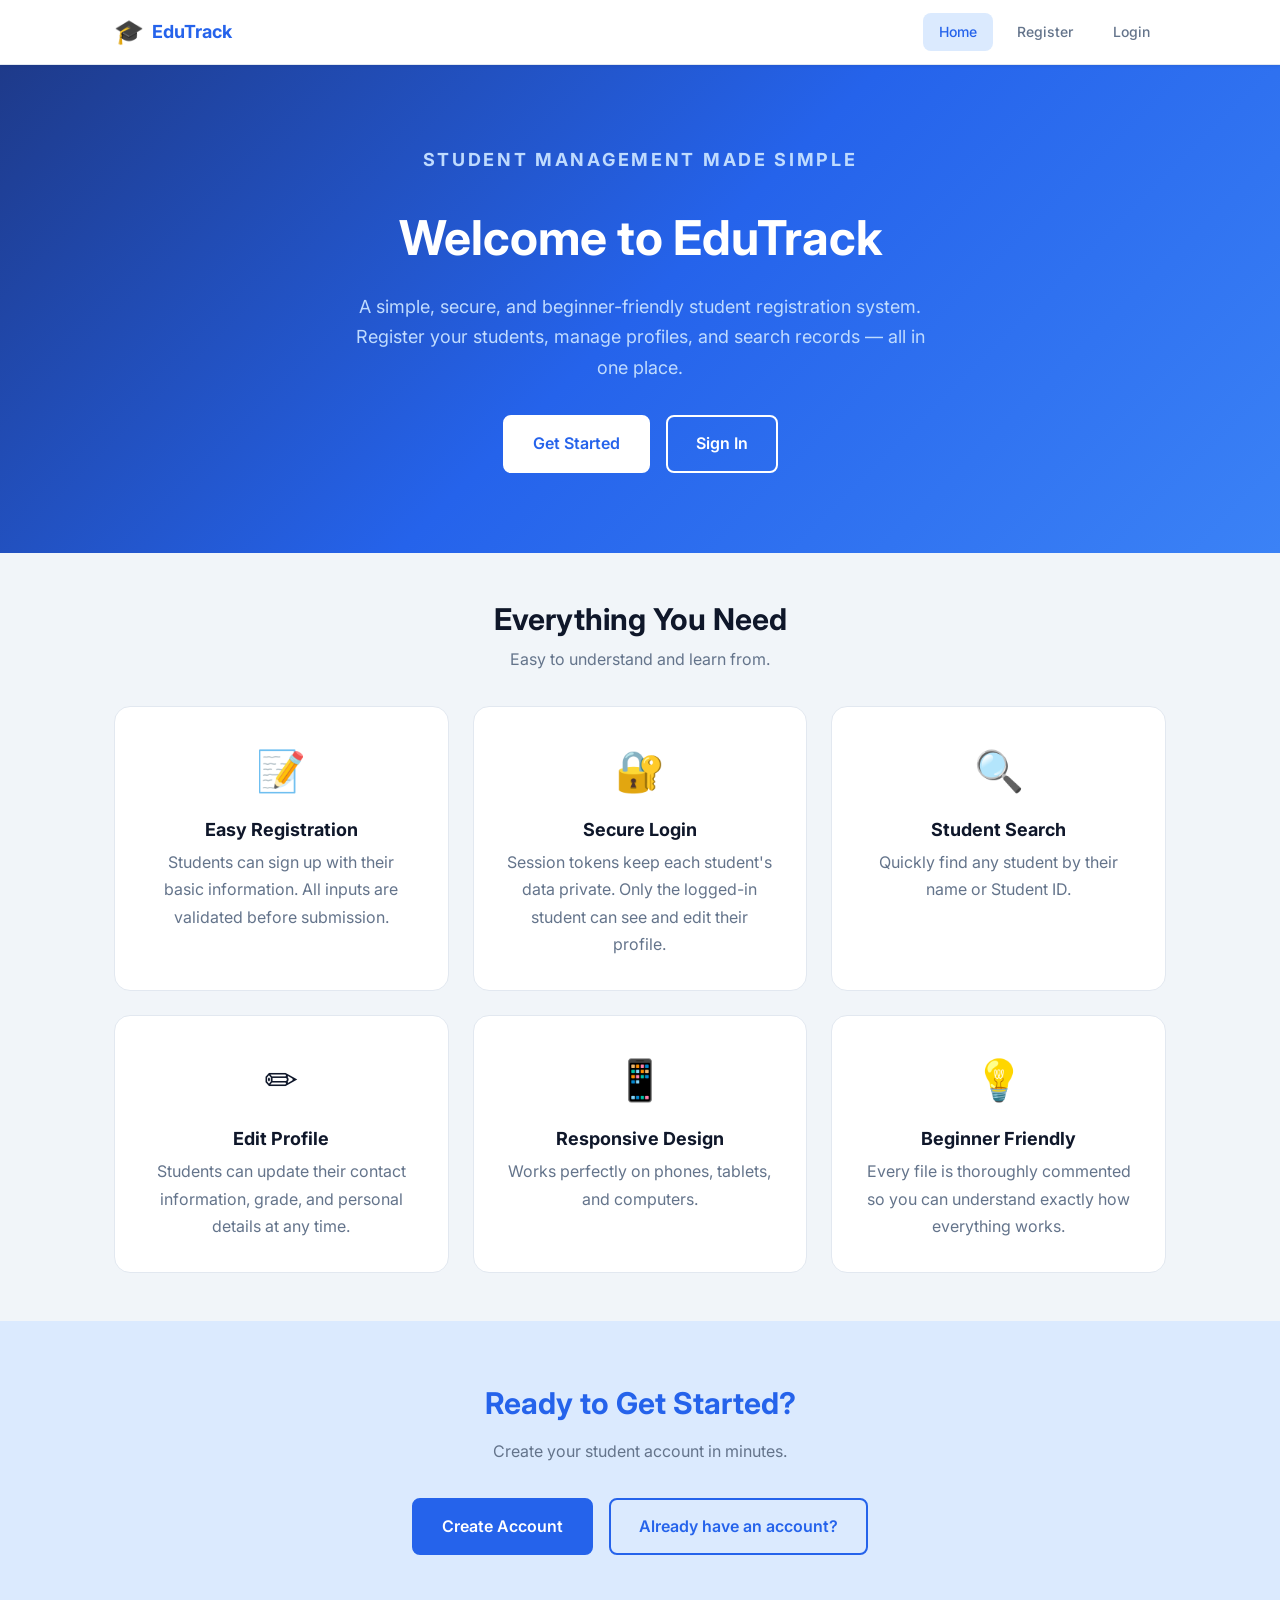
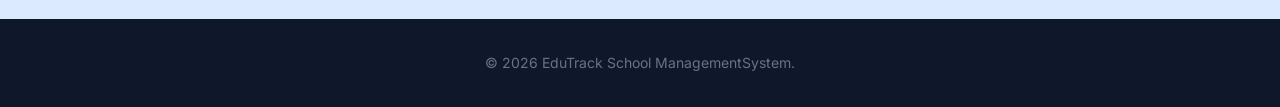
<file: index.html>
<!DOCTYPE html>
<html lang="en">
<head>
  <meta charset="UTF-8" />
  <meta name="viewport" content="width=device-width, initial-scale=1.0" />
  <title>EduTrack — Student Registration System</title>
  <link rel="preconnect" href="https://fonts.googleapis.com" />
  <link rel="preconnect" href="https://fonts.gstatic.com" crossorigin />
  <link href="https://fonts.googleapis.com/css2?family=Inter:wght@400;500;600;700;800&display=swap" rel="stylesheet" />
  <link rel="stylesheet" href="style.css" />
</head>
<body>
  <nav class="navbar">
    <div class="navbar-inner">
      <a href="index.html" class="navbar-brand">
        <span class="brand-icon">🎓</span>
        EduTrack
      </a>
      <div class="navbar-links">
        <a href="index.html" class="active">Home</a>
        <a href="register.html">Register</a>
        <a href="login.html">Login</a>
      </div>
      <button class="navbar-toggle" id="navbarToggle" aria-label="Toggle menu">
        <span></span><span></span><span></span>
      </button>
    </div>
    <div class="navbar-mobile" id="navbarMobile">
      <a href="index.html">Home</a>
      <a href="register.html">Register</a>
      <a href="login.html">Login</a>
    </div>
  </nav>
  <section class="hero">
    <p class="hero-subtitle">Student Management Made Simple</p>
    <h1>Welcome to EduTrack</h1>
    <p>
      A simple, secure, and beginner-friendly student registration system.
      Register your students, manage profiles, and search records — all in one place.
    </p>
    <div class="hero-buttons">
      <a href="register.html" class="btn btn-primary btn-lg">Get Started </a>
      <a href="login.html"    class="btn btn-outline btn-lg">Sign In</a>
    </div>
  </section>
  <section class="features-section">
    <div class="container">
      <div class="section-title">
        <h2>Everything You Need</h2>
        <p>Easy to understand and learn from.</p>
      </div>
      <div class="grid-3">
        <div class="feature-card">
          <div class="feature-icon">📝</div>
          <h3>Easy Registration</h3>
          <p>Students can sign up with their basic information. All inputs are validated before submission.</p>
        </div>
        <div class="feature-card">
          <div class="feature-icon">🔐</div>
          <h3>Secure Login</h3>
          <p>Session tokens keep each student's data private. Only the logged-in student can see and edit their profile.</p>
        </div>
        <div class="feature-card">
          <div class="feature-icon">🔍</div>
          <h3>Student Search</h3>
          <p>Quickly find any student by their name or Student ID.</p>
        </div>
        <div class="feature-card">
          <div class="feature-icon">✏️</div>
          <h3>Edit Profile</h3>
          <p>Students can update their contact information, grade, and personal details at any time.</p>
        </div>
        <div class="feature-card">
          <div class="feature-icon">📱</div>
          <h3>Responsive Design</h3>
          <p>Works perfectly on phones, tablets, and computers.</p>
        </div>
        <div class="feature-card">
          <div class="feature-icon">💡</div>
          <h3>Beginner Friendly</h3>
          <p>Every file is thoroughly commented so you can understand exactly how everything works.</p>
        </div>
      </div>
    </div>
  </section>
  <section style="background: var(--color-primary-light); padding: 4rem var(--spacing-lg); text-align: center;">
    <div class="container">
      <h2 style="color: var(--color-primary); margin-bottom: var(--spacing-md);">Ready to Get Started?</h2>
      <p style="max-width: 500px; margin: 0 auto var(--spacing-xl);">
        Create your student account in minutes.
      </p>
      <div class="flex-center gap-md" style="flex-wrap: wrap;">
        <a href="register.html" class="btn btn-primary btn-lg">Create Account</a>
        <a href="login.html"    class="btn btn-outline btn-lg">Already have an account?</a>
      </div>
    </div>
  </section>

  <footer class="home-footer">
    <p>© 2026 EduTrack School ManagementSystem.</p>
  </footer>

  <script src="main.js"></script>
  <script>
    Auth.redirectIfLoggedIn();
  </script>
</body>
</html>
</file>
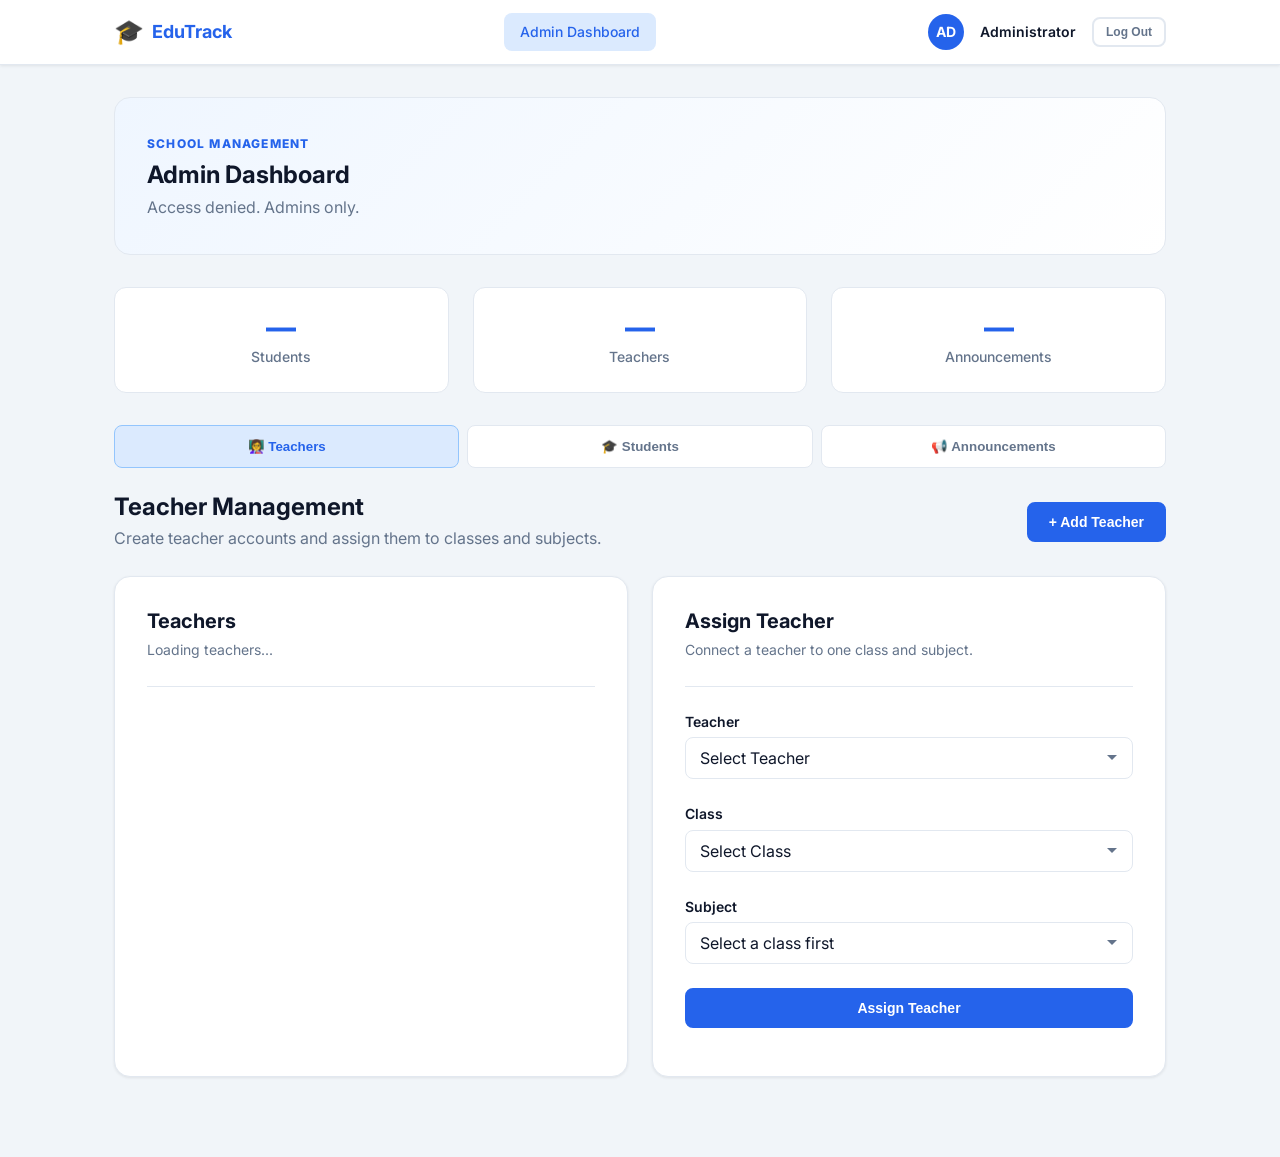
<file: admin.html>
<!DOCTYPE html>
<html lang="en">
<head>
<meta charset="UTF-8">
<meta name="viewport" content="width=device-width, initial-scale=1.0">
<title>EduTrack — Admin Dashboard</title>
<link rel="preconnect" href="https://fonts.googleapis.com">
<link rel="preconnect" href="https://fonts.gstatic.com" crossorigin>
<link href="https://fonts.googleapis.com/css2?family=Inter:wght@400;500;600;700;800&display=swap" rel="stylesheet">
<link rel="stylesheet" href="style.css">
</head>
<body>
<nav class="navbar">
  <div class="navbar-inner">
    <a href="admin.html" class="navbar-brand"><span class="brand-icon">🎓</span> EduTrack</a>
    <div class="navbar-links">
      <a href="admin.html" class="active">Admin Dashboard</a>
    </div>
    <div class="navbar-user">
      <div class="navbar-avatar">AD</div>
      <span class="navbar-user-name">Administrator</span>
      <button class="btn btn-ghost btn-sm" id="adminLogoutBtn">Log Out</button>
    </div>
    <button class="navbar-toggle" id="navbarToggle"><span></span><span></span><span></span></button>
  </div>
  <div class="navbar-mobile" id="navbarMobile">
    <a href="admin.html">Admin Dashboard</a>
    <a href="#" id="mobileAdminLogout">Log Out</a>
  </div>
</nav>

<main class="dashboard-page">
<div class="container admin-container">
  <div class="dashboard-welcome admin-hero">
    <div>
      <span class="eyebrow">School management</span>
      <h2>Admin Dashboard</h2>
      <p id="adminMessage">Checking admin access...</p>
    </div>
  </div>

  <div class="admin-stat-grid">
    <div class="stat-card"><div class="stat-number" id="studentStat">—</div><div class="stat-label">Students</div></div>
    <div class="stat-card"><div class="stat-number" id="teacherStat">—</div><div class="stat-label">Teachers</div></div>
    <div class="stat-card"><div class="stat-number" id="announcementStat">—</div><div class="stat-label">Announcements</div></div>
  </div>

  <div class="admin-tab-grid admin-tab-grid">
    <button class="admin-tab active" data-panel="teachersPanel">👩‍🏫 Teachers</button>
    <button class="admin-tab" data-panel="studentsPanel">🎓 Students</button>
    <button class="admin-tab" data-panel="announcementsPanel">📢 Announcements</button>
  </div>

  <section class="admin-panel active" id="teachersPanel">
    <div class="admin-panel-header">
      <div><h3>Teacher Management</h3><p>Create teacher accounts and assign them to classes and subjects.</p></div>
      <button class="btn btn-primary" id="teachersBtn">+ Add Teacher</button>
    </div>

    <div class="admin-form-card" id="teacherFormContainer" style="display:none;">
      <div class="admin-form-title"><h4>Add New Teacher</h4><button type="button" class="icon-close" id="cancelTeacherBtn">×</button></div>
      <form id="teacherForm" class="admin-form-grid">
        <div class="form-group"><label class="form-label">First Name</label><input class="form-control" id="teacherFirstName" required></div>
        <div class="form-group"><label class="form-label">Last Name</label><input class="form-control" id="teacherLastName" required></div>
        <div class="form-group"><label class="form-label">Email</label><input class="form-control" type="email" id="teacherEmail" required></div>
        <div class="form-group"><label class="form-label">Teacher ID</label><input class="form-control" id="teacherId" placeholder="Example: T-1001" required></div>
        <div class="form-group"><label class="form-label">Password</label><input class="form-control" type="password" id="teacherPassword" required></div>
        <div class="admin-form-actions"><button class="btn btn-primary" type="submit">Create Teacher</button><button class="btn btn-ghost" type="button" id="cancelTeacherBtn2">Cancel</button></div>
      </form>
      <p id="teacherFormMessage" class="admin-message"></p>
    </div>

    <div class="admin-two-column">
      <div class="admin-list-card">
        <div class="card-header"><h4>Teachers</h4><p id="teacherListStatus">Loading teachers...</p></div>
        <div id="teacherList"></div>
      </div>
      <div class="admin-list-card">
        <div class="card-header"><h4>Assign Teacher</h4><p>Connect a teacher to one class and subject.</p></div>
        <form id="assignmentForm">
          <div class="form-group"><label class="form-label">Teacher</label><select class="form-control" id="assignmentTeacher" required><option value="">Select Teacher</option></select></div>
          <div class="form-group"><label class="form-label">Class</label><select class="form-control" id="assignmentClass" required><option value="">Select Class</option></select></div>
          <div class="form-group"><label class="form-label">Subject</label><select class="form-control" id="assignmentSubject" required><option value="">Select a class first</option></select></div>
          <button class="btn btn-primary btn-block" type="submit">Assign Teacher</button>
          <p id="assignmentMessage" class="admin-message"></p>
        </form>
      </div>
    </div>
  </section>

  <section class="admin-panel" id="studentsPanel">
    <div class="admin-panel-header">
      <div><h3>Student Directory</h3><p>Search registered students by name, ID, or email.</p></div>
      <button class="btn btn-outline" id="refreshStudentsBtn">Refresh</button>
    </div>
    <div class="search-bar admin-search">
      <input class="form-control" id="adminStudentSearch" placeholder="Search students...">
      <button class="btn btn-primary" id="adminStudentSearchBtn">Search</button>
    </div>
    <p id="studentStatus" class="admin-message"></p>
    <div class="student-table-wrapper">
      <table class="student-table"><thead><tr><th>Student</th><th>ID</th><th>Grade</th><th>Section</th><th>Email</th><th>Phone</th></tr></thead><tbody id="adminStudentsBody"></tbody></table>
    </div>
  </section>

  <section class="admin-panel" id="announcementsPanel">
    <div class="admin-panel-header">
      <div><h3>School Announcements</h3><p>Publish information that appears on student dashboards and notifications.</p></div>
    </div>
    <div class="admin-two-column">
      <div class="admin-form-card always-visible">
        <h4>Create Announcement</h4>
        <form id="announcementForm">
          <div class="form-group"><label class="form-label">Title</label><input class="form-control" id="announcementTitle" maxlength="255" required placeholder="e.g. School closes Friday"></div>
          <div class="form-group"><label class="form-label">Message</label><textarea class="form-control" id="announcementContent" rows="6" required placeholder="Write the announcement..."></textarea></div>
          <button class="btn btn-primary btn-block" type="submit">Publish Announcement</button>
          <p id="announcementMessage" class="admin-message"></p>
        </form>
      </div>
      <div class="admin-list-card">
        <div class="card-header"><h4>Published</h4><p>Newest announcements appear first.</p></div>
        <div id="adminAnnouncementsList"></div>
      </div>
    </div>
  </section>
</div>
</main>
<script src="main.js"></script>
<script src="admin.js"></script>
</body>
</html>
</file>
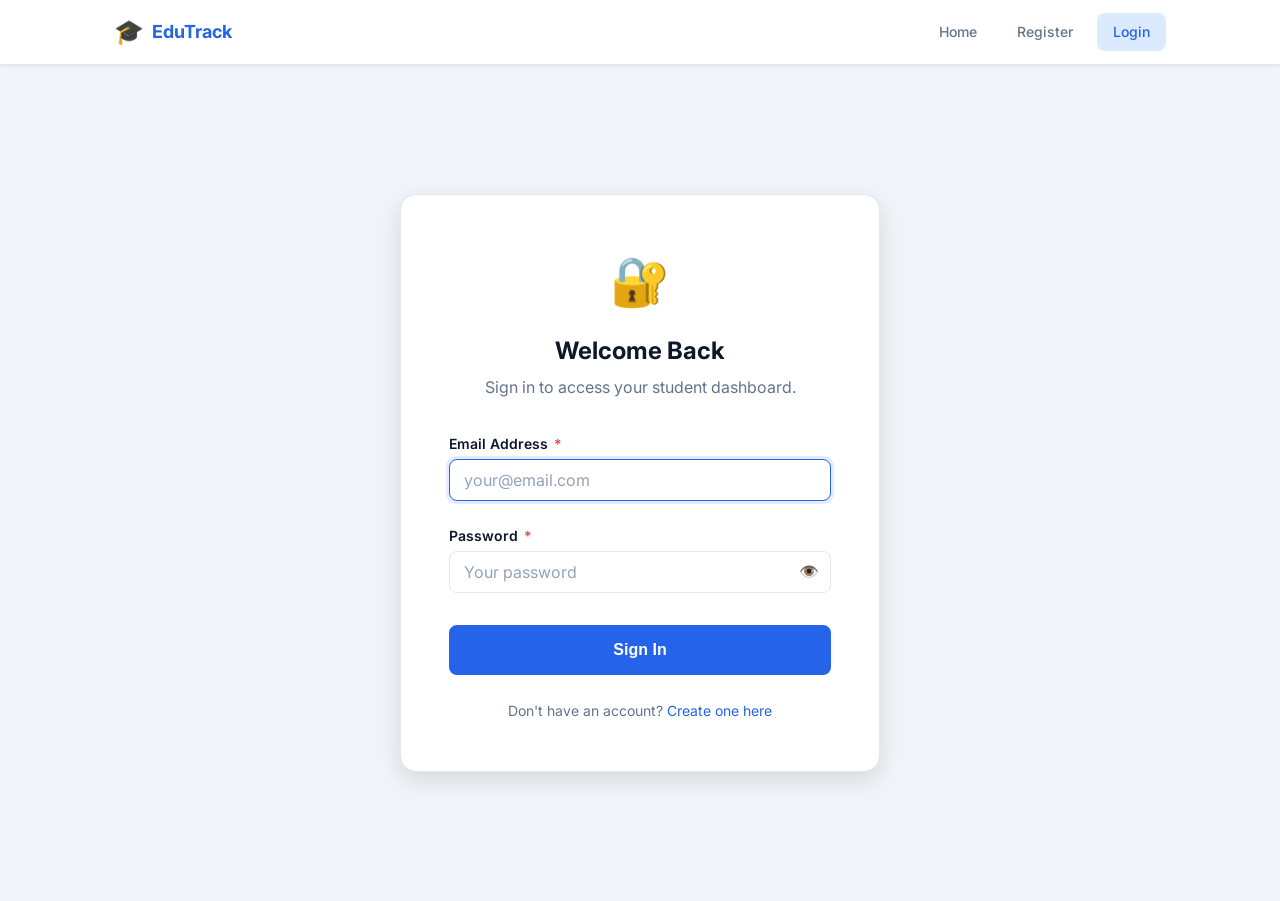
<file: dashboard.html>
<!DOCTYPE html>
<html lang="en">
<head>
  <meta charset="UTF-8">
  <meta name="viewport" content="width=device-width, initial-scale=1.0">
  <title>Dashboard — EduTrack</title>
  <link rel="preconnect" href="https://fonts.googleapis.com">
  <link rel="preconnect" href="https://fonts.gstatic.com" crossorigin>
  <link href="https://fonts.googleapis.com/css2?family=Inter:wght@400;500;600;700;800&display=swap" rel="stylesheet">
  <link rel="stylesheet" href="style.css">
</head>
<body>
<nav class="navbar">
  <div class="navbar-inner">
    <a href="dashboard.html" class="navbar-brand"><span class="brand-icon">🎓</span> EduTrack</a>
    <div class="navbar-links">
      <a href="dashboard.html" class="active">Dashboard</a>
      <a href="profile.html">My Profile</a>
    </div>
    <div class="navbar-user">
      <div class="notification-wrapper">
        <button class="notification-btn" id="notificationBtn" aria-label="Notifications" title="Notifications">
          🔔
          <span class="notification-badge" id="notificationBadge" style="display:none;">0</span>
        </button>
        <div class="notification-dropdown" id="notificationDropdown">
          <div class="notification-header">
            <h4>Notifications</h4>
            <span class="notification-count" id="notificationCountText">No new notifications</span>
          </div>
          <div class="notification-list" id="notificationList">
            <div class="notification-empty"><div>🔔</div><p>Loading notifications...</p></div>
          </div>
          <div class="notification-footer">
            <button type="button" id="markNotificationsRead">Mark all as read</button>
          </div>
        </div>
      </div>
      <div class="navbar-avatar" id="navAvatar">JD</div>
      <span class="navbar-user-name" id="navUserName">Loading...</span>
      <button class="btn btn-ghost btn-sm" id="logoutBtn">Log Out</button>
    </div>
    <button class="navbar-toggle" id="navbarToggle" aria-label="Open menu"><span></span><span></span><span></span></button>
  </div>
  <div class="navbar-mobile" id="navbarMobile">
    <a href="dashboard.html">Dashboard</a>
    <a href="profile.html">My Profile</a>
    <a href="#" id="mobileLogoutBtn">Log Out</a>
  </div>
</nav>

<main class="dashboard-page">
  <div class="container">
    <div class="dashboard-welcome">
      <h2 id="welcomeMessage">Welcome back! 👋</h2>
      <p id="welcomeSubtext">Here's an overview of your account.</p>
    </div>

    <div class="dashboard-section">
      <div class="card">
        <div class="card-header flex-between">
          <div><h4>My Information</h4><p>Your registered student details.</p></div>
          <a href="profile.html" class="btn btn-outline btn-sm">Edit Profile</a>
        </div>
        <div class="info-row"><span class="info-label">Full Name</span><span class="info-value" id="infoName">—</span></div>
        <div class="info-row"><span class="info-label">Student ID</span><span class="info-value" id="infoStudentId">—</span></div>
        <div class="info-row"><span class="info-label">Email</span><span class="info-value" id="infoEmail">—</span></div>
        <div class="info-row"><span class="info-label">Phone</span><span class="info-value" id="infoPhone">—</span></div>
        <div class="info-row"><span class="info-label">Grade</span><span class="info-value" id="infoGrade">—</span></div>
        <div class="info-row"><span class="info-label">Section</span><span class="info-value" id="infoSection">—</span></div>
        <div class="info-row"><span class="info-label">Date of Birth</span><span class="info-value" id="infoDOB">—</span></div>
        <div class="info-row"><span class="info-label">Gender</span><span class="info-value" id="infoGender">—</span></div>
        <div class="info-row"><span class="info-label">Member Since</span><span class="info-value" id="infoJoined">—</span></div>
      </div>
    </div>

    <div class="dashboard-section">
      <div class="card">
        <div class="card-header flex-between">
          <div><h4>📢 School Announcements</h4><p>Important information from the school.</p></div>
          <span class="badge badge-primary" id="announcementCount">0</span>
        </div>
        <div id="announcementsList">
          <div class="empty-state"><div class="empty-state-icon">📢</div><p>Loading announcements...</p></div>
        </div>
      </div>
    </div>

    <div class="dashboard-section" id="assignmentsSection">
      <div class="card">
        <div class="card-header flex-between">
          <div><h4>📚 My Assignments</h4><p>Assignments from your teachers for your class.</p></div>
          <span class="badge badge-primary" id="assignmentCount">0</span>
        </div>
        <div id="studentAssignments">
          <div class="empty-state"><div class="empty-state-icon">📚</div><p>Loading assignments...</p></div>
        </div>
      </div>
    </div>

    <div class="dashboard-section">
      <div class="card">
        <div class="card-header flex-between">
          <div><h4>🤖 Ask Your Teacher</h4><p>Send a school-related question directly to a teacher assigned to your class.</p></div>
          <span class="badge badge-primary" id="questionCount">0</span>
        </div>
        <form id="teacherQuestionForm" class="question-form">
          <div class="form-group">
            <label class="form-label" for="questionTeacher">Teacher & Subject</label>
            <select class="form-control" id="questionTeacher" required>
              <option value="">Loading your teachers...</option>
            </select>
          </div>
          <div class="form-group">
            <label class="form-label" for="teacherQuestionText">Your Question</label>
            <textarea class="form-control" id="teacherQuestionText" rows="4" maxlength="2000" required placeholder="Ask a clear, school-related question..."></textarea>
          </div>
          <button class="btn btn-primary" type="submit" id="sendTeacherQuestionBtn">Send Question</button>
          <p id="teacherQuestionStatus" class="admin-message"></p>
        </form>
        <div class="card-header" style="margin-top:1.5rem;"><h4>💬 My Questions</h4><p>See questions you have sent and responses from your teachers.</p></div>
        <div id="teacherQuestionsList"><div class="empty-state"><div class="empty-state-icon">💬</div><p>Loading your questions...</p></div></div>
      </div>
    </div>
  </div>
</main>
<script src="main.js"></script>
<script src="dashboard.js"></script>
</body>
</html>
</file>
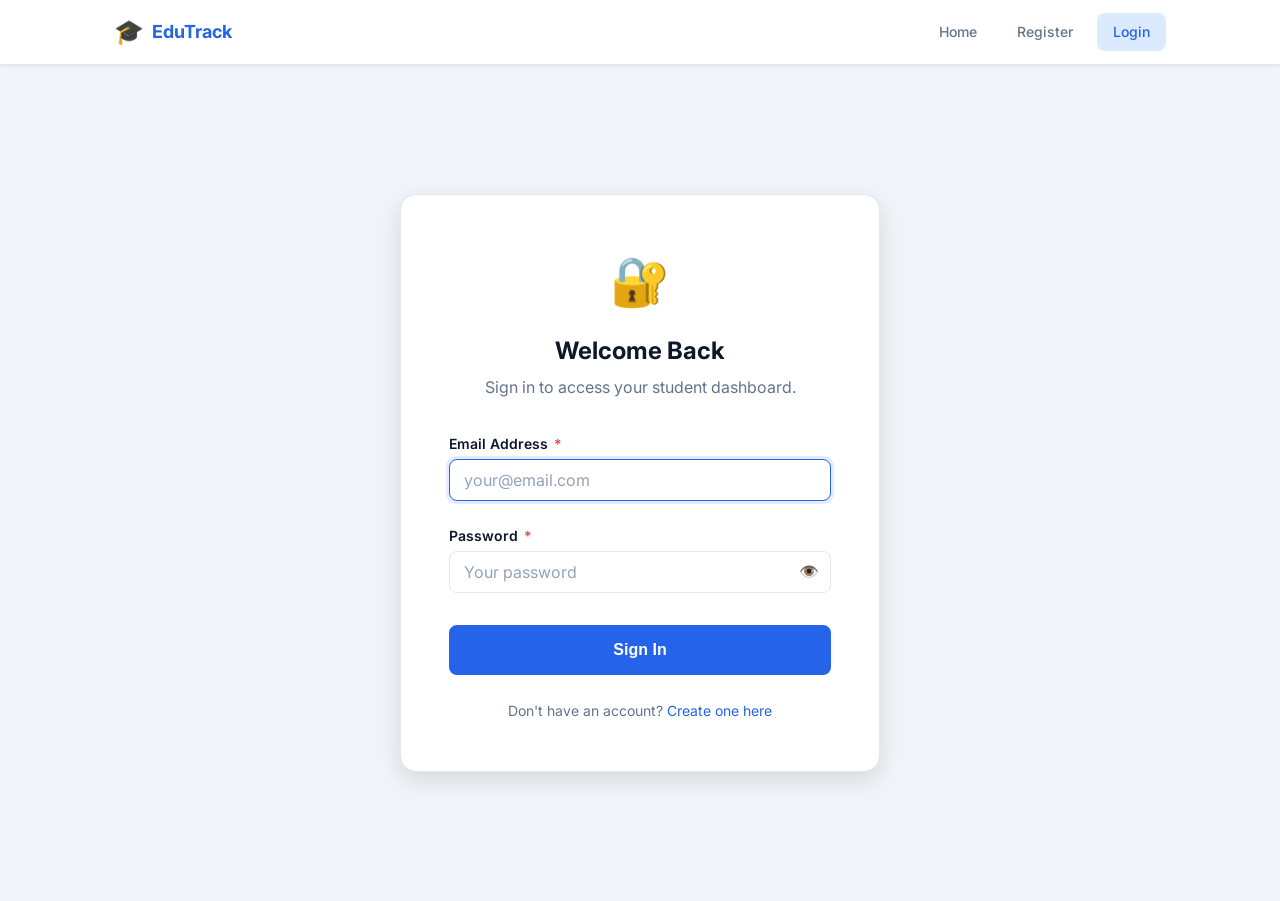
<file: login.html>
<!DOCTYPE html>
<html lang="en">
<head>
  <meta charset="UTF-8" />
  <meta name="viewport" content="width=device-width, initial-scale=1.0" />
  <title>Login — EduTrack</title>
  <link rel="preconnect" href="https://fonts.googleapis.com" />
  <link rel="preconnect" href="https://fonts.gstatic.com" crossorigin />
  <link href="https://fonts.googleapis.com/css2?family=Inter:wght@400;500;600;700;800&display=swap" rel="stylesheet" />
  <link rel="stylesheet" href="style.css" />
</head>
<body>
  <nav class="navbar">
    <div class="navbar-inner">
      <a href="index.html" class="navbar-brand"><span class="brand-icon">🎓</span> EduTrack</a>
      <div class="navbar-links">
        <a href="index.html">Home</a>
        <a href="register.html">Register</a>
        <a href="login.html" class="active">Login</a>
      </div>
      <button class="navbar-toggle" id="navbarToggle"><span></span><span></span><span></span></button>
    </div>
    <div class="navbar-mobile" id="navbarMobile">
      <a href="index.html">Home</a><a href="register.html">Register</a><a href="login.html">Login</a>
    </div>
  </nav>
  <div class="auth-page">
    <div class="auth-card">
      <div class="auth-header">
        <div class="auth-icon">🔐</div>
        <h2>Welcome Back</h2>
        <p>Sign in to access your student dashboard.</p>
      </div>
      <div id="formAlert" class="alert hidden" role="alert"></div>
      <form id="loginForm" novalidate>
        <div class="form-group">
          <label class="form-label" for="email">Email Address <span class="required">*</span></label>
          <input type="email" id="email" class="form-control" placeholder="your@email.com" autocomplete="email" autofocus />
          <div class="form-error" id="emailError"></div>
        </div>

        <div class="form-group">
          <label class="form-label" for="password">Password <span class="required">*</span></label>
          <div class="input-wrapper">
            <input type="password" id="password" class="form-control" placeholder="Your password" autocomplete="current-password" />
            <button type="button" class="input-toggle-btn" id="togglePassword">👁️</button>
          </div>
          <div class="form-error" id="passwordError"></div>
        </div>

        <div style="margin-top: var(--spacing-xl);">
          <button type="submit" class="btn btn-primary btn-block btn-lg" id="submitBtn">Sign In</button>
        </div>
      </form>
      <p class="auth-footer-text">Don't have an account? <a href="register.html">Create one here</a></p>
    </div>
  </div>
  <script src="main.js"></script>
  <script src="login.js"></script>
</body>
</html>
</file>
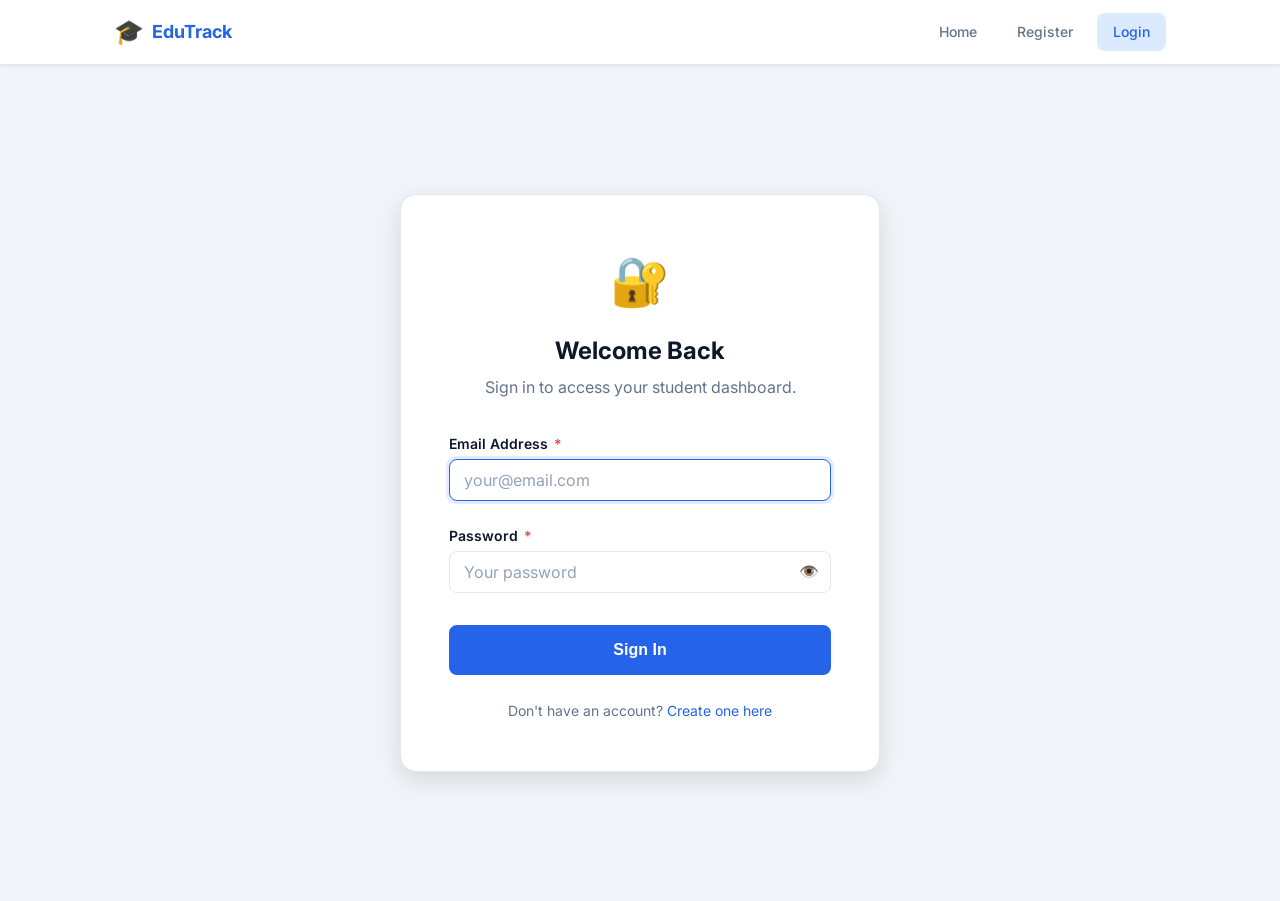
<file: profile.html>
<!DOCTYPE html>
<html lang="en">
<head>
  <meta charset="UTF-8" />
  <meta name="viewport" content="width=device-width, initial-scale=1.0" />
  <title>My Profile — EduTrack</title>
  <link rel="preconnect" href="https://fonts.googleapis.com" />
  <link rel="preconnect" href="https://fonts.gstatic.com" crossorigin />
  <link href="https://fonts.googleapis.com/css2?family=Inter:wght@400;500;600;700;800&display=swap" rel="stylesheet" />
  <link rel="stylesheet" href="style.css" />
</head>
<body>
  <nav class="navbar">
    <div class="navbar-inner">
      <a href="dashboard.html" class="navbar-brand"><span class="brand-icon">🎓</span> EduTrack</a>
      <div class="navbar-links">
        <a href="dashboard.html">Dashboard</a>
        <a href="profile.html" class="active">My Profile</a>
      </div>
      <div class="navbar-user">
        <div class="navbar-avatar" id="navAvatar">JD</div>
        <span class="navbar-user-name" id="navUserName">Loading...</span>
        <button class="btn btn-ghost btn-sm" id="logoutBtn">Log Out</button>
      </div>
      <button class="navbar-toggle" id="navbarToggle"><span></span><span></span><span></span></button>
    </div>
    <div class="navbar-mobile" id="navbarMobile">
      <a href="dashboard.html">Dashboard</a>
      <a href="profile.html">My Profile</a>
      <a href="#" id="mobileLogoutBtn">Log Out</a>
    </div>
  </nav>

  <div class="profile-page">
    <div class="container">
      <div class="profile-header-card">
        <div class="profile-avatar-large" id="profileAvatar">JD</div>
        <div class="profile-header-info">
          <h2 id="profileFullName">Loading...</h2>
          <p id="profileStudentId">Student ID: —</p>
          <p id="profileGrade" style="margin-top: 4px;"></p>
        </div>
      </div>
      <div id="profileAlert" class="alert hidden" role="alert"></div>
      <div class="profile-grid">
        <div>
          <div class="card" id="viewMode">
            <div class="card-header flex-between">
              <div><h4>Profile Details</h4><p>Your current information.</p></div>
              <button class="btn btn-outline btn-sm" id="editBtn">✏️ Edit</button>
            </div>
            <div class="info-row"><span class="info-label">First Name</span><span class="info-value" id="viewFirstName">—</span></div>
            <div class="info-row"><span class="info-label">Last Name</span><span class="info-value" id="viewLastName">—</span></div>
            <div class="info-row"><span class="info-label">Student ID</span><span class="info-value" id="viewStudentId">—</span></div>
            <div class="info-row"><span class="info-label">Email</span><span class="info-value" id="viewEmail">—</span></div>
            <div class="info-row"><span class="info-label">Phone</span><span class="info-value" id="viewPhone">—</span></div>
            <div class="info-row"><span class="info-label">Gender</span><span class="info-value" id="viewGender">—</span></div>
            <div class="info-row"><span class="info-label">Date of Birth</span><span class="info-value" id="viewDOB">—</span></div>
            <div class="info-row"><span class="info-label">Grade</span><span class="info-value" id="viewGrade">—</span></div>
            <div class="info-row"><span class="info-label">Section</span><span class="info-value" id="viewSection">—</span></div>
            <div class="info-row"><span class="info-label">Registered On</span><span class="info-value" id="viewCreatedAt">—</span></div>
          </div>
        </div>
        <div>
          <div class="card" id="editForm">
            <div class="card-header flex-between">
              <div><h4>Edit Profile</h4><p>Update your personal information.</p></div>
              <button class="btn btn-ghost btn-sm" id="cancelBtn">✕ Cancel</button>
            </div>
            <div id="editAlert" class="alert hidden" role="alert"></div>
            <form id="profileForm" novalidate>
              <div class="alert alert-info" style="margin-bottom: var(--spacing-lg);">
                <span class="alert-icon">ℹ️</span>
                <span>Your <strong>email</strong> and <strong>Student ID</strong> cannot be changed.</span>
              </div>
              <div class="grid-2">
                <div class="form-group">
                  <label class="form-label" for="editFirstName">First Name</label>
                  <input type="text" id="editFirstName" class="form-control" placeholder="First name" />
                  <div class="form-error" id="editFirstNameError"></div>
                </div>
                <div class="form-group">
                  <label class="form-label" for="editLastName">Last Name</label>
                  <input type="text" id="editLastName" class="form-control" placeholder="Last name" />
                  <div class="form-error" id="editLastNameError"></div>
                </div>
              </div>
              <div class="grid-2">
                <div class="form-group">
                  <label class="form-label" for="editGender">Gender</label>
                  <select id="editGender" class="form-control">
                    <option value="male">Male</option>
                    <option value="female">Female</option>
                  </select>
                </div>
                <div class="form-group">
                  <label class="form-label" for="editDOB">Date of Birth</label>
                  <input type="date" id="editDOB" class="form-control" />
                </div>
              </div>
              <div class="grid-2">
                <div class="form-group">
                  <label class="form-label" for="editPhone">Phone Number</label>
                  <input type="tel" id="editPhone" class="form-control" placeholder="Phone number" />
                  <div class="form-error" id="editPhoneError"></div>
                </div>
                <div class="form-group">
                  <label class="form-label" for="editGrade">Grade / Year</label>
                  <select id="editGrade" class="form-control">
                    <option value="">— Select grade —</option>
                    <option value="9">9th Grade</option>
                    <option value="10">10th Grade</option>
                    <option value="11">11th Grade</option>
                    <option value="12">12th Grade</option>
                  </select>
                </div>
              </div>
              <div style="display: flex; gap: var(--spacing-sm); margin-top: var(--spacing-lg);">
                <button type="submit" class="btn btn-primary" id="saveBtn">Save Changes</button>
                <button type="button" class="btn btn-ghost"   id="cancelBtn2">Cancel</button>
              </div>
            </form>
          </div>

          <div class="card" style="margin-top: var(--spacing-lg);">
            <h4 style="margin-bottom: var(--spacing-md);">Account Actions</h4>
            <div style="display: flex; flex-direction: column; gap: var(--spacing-sm);">
              <a href="dashboard.html" class="btn btn-outline btn-block">← Back to Dashboard</a>
              <button class="btn btn-danger btn-block" id="logoutBtnProfile">🚪 Log Out</button>
            </div>
          </div>
        </div>
      </div>
    </div>
  </div>
  <script src="main.js"></script>
  <script src="profile.js"></script>
</body>
</html>
</file>
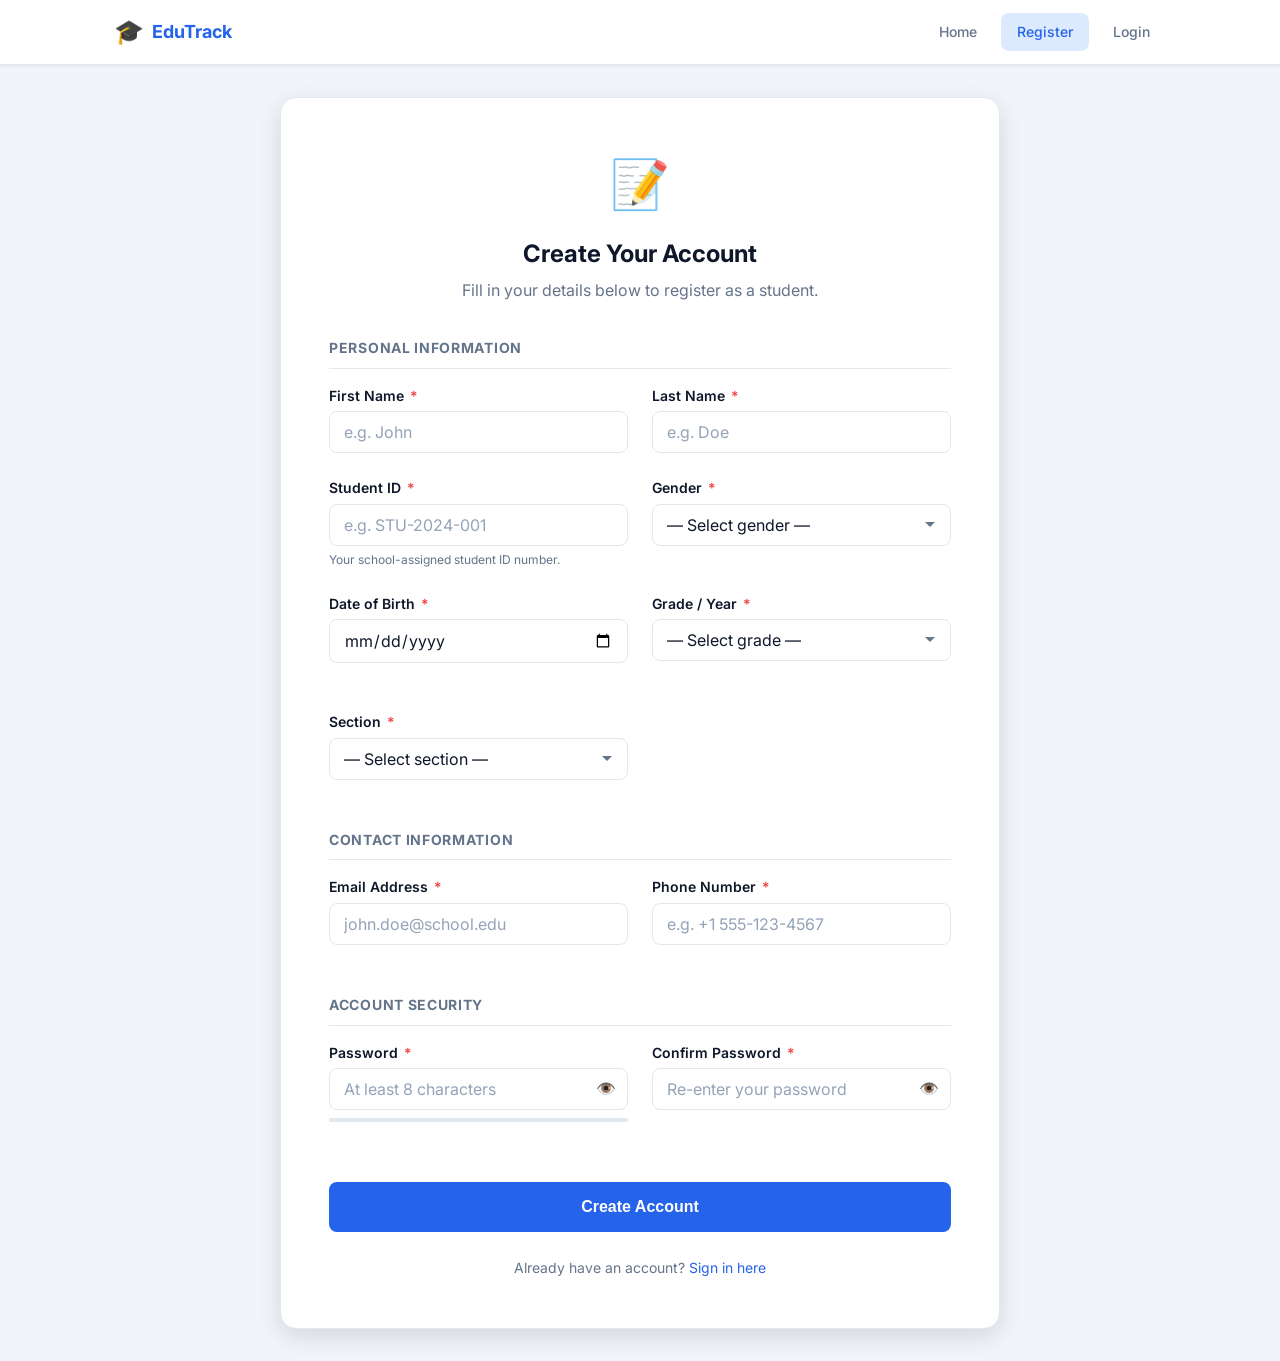
<file: register.html>
<!DOCTYPE html>
<html lang="en">
<head>
  <meta charset="UTF-8" />
  <meta name="viewport" content="width=device-width, initial-scale=1.0" />
  <title>Register — EduTrack</title>
  <link rel="preconnect" href="https://fonts.googleapis.com" />
  <link rel="preconnect" href="https://fonts.gstatic.com" crossorigin />
  <link href="https://fonts.googleapis.com/css2?family=Inter:wght@400;500;600;700;800&display=swap" rel="stylesheet" />
  <link rel="stylesheet" href="style.css" />
</head>
<body>

  <nav class="navbar">
    <div class="navbar-inner">
      <a href="index.html" class="navbar-brand"><span class="brand-icon">🎓</span> EduTrack</a>
      <div class="navbar-links">
        <a href="index.html">Home</a>
        <a href="register.html" class="active">Register</a>
        <a href="login.html">Login</a>
      </div>
      <button class="navbar-toggle" id="navbarToggle"><span></span><span></span><span></span></button>
    </div>
    <div class="navbar-mobile" id="navbarMobile">
      <a href="index.html">Home</a><a href="register.html">Register</a><a href="login.html">Login</a>
    </div>
  </nav>

  <div class="auth-page" style="align-items: flex-start; padding-top: 2rem; padding-bottom: 2rem;">
    <div class="auth-card wide">

      <div class="auth-header">
        <div class="auth-icon">📝</div>
        <h2>Create Your Account</h2>
        <p>Fill in your details below to register as a student.</p>
      </div>

      <div id="formAlert" class="alert hidden" role="alert"></div>

      <form id="registerForm" novalidate>

        <p class="form-section-title">Personal Information</p>

        <div class="grid-2">
          <div class="form-group">
            <label class="form-label" for="firstName">First Name <span class="required">*</span></label>
            <input type="text" id="firstName" class="form-control" placeholder="e.g. John" autocomplete="given-name" />
            <div class="form-error" id="firstNameError"></div>
          </div>
          <div class="form-group">
            <label class="form-label" for="lastName">Last Name <span class="required">*</span></label>
            <input type="text" id="lastName" class="form-control" placeholder="e.g. Doe" autocomplete="family-name" />
            <div class="form-error" id="lastNameError"></div>
          </div>
        </div>

        <div class="grid-2">
          <div class="form-group">
            <label class="form-label" for="studentId">Student ID <span class="required">*</span></label>
            <input type="text" id="studentId" class="form-control" placeholder="e.g. STU-2024-001" autocomplete="off" />
            <div class="form-hint">Your school-assigned student ID number.</div>
            <div class="form-error" id="studentIdError"></div>
          </div>
          <div class="form-group">
            <label class="form-label" for="gender">Gender <span class="required">*</span></label>
            <select id="gender" class="form-control">
              <option value="">— Select gender —</option>
              <option value="male">Male</option>
              <option value="female">Female</option>
            </select>
            <div class="form-error" id="genderError"></div>
          </div>
        </div>

        <div class="grid-2">
          <div class="form-group">
            <label class="form-label" for="dateOfBirth">Date of Birth <span class="required">*</span></label>
            <input type="date" id="dateOfBirth" class="form-control" />
            <div class="form-error" id="dateOfBirthError"></div>
          </div>
          <div class="form-group">
            <label class="form-label" for="grade">Grade / Year <span class="required">*</span></label>
            <select id="grade" class="form-control">
              <option value="">— Select grade —</option>
              <option value="9">9th Grade</option>
              <option value="10">10th Grade</option>
              <option value="11">11th Grade</option>
              <option value="12">12th Grade</option>
            </select>
            <div class="form-error" id="gradeError"></div>
          </div>
          <div class="form-group">
  <label class="form-label" for="section">
    Section <span class="required">*</span>
  </label>

  <select id="section" class="form-control">
    <option value="">— Select section —</option>
    <option value="A">Section A</option>
    <option value="B">Section B</option>
    <option value="C">Section C</option>
    <option value="D">Section D</option>
    <option value="E">Section E</option>
  </select>

  <div class="form-error" id="sectionError"></div>
</div>
        </div>

        <p class="form-section-title">Contact Information</p>

        <div class="grid-2">
          <div class="form-group">
            <label class="form-label" for="email">Email Address <span class="required">*</span></label>
            <input type="email" id="email" class="form-control" placeholder="john.doe@school.edu" autocomplete="email" />
            <div class="form-error" id="emailError"></div>
          </div>
          <div class="form-group">
            <label class="form-label" for="phone">Phone Number <span class="required">*</span></label>
            <input type="tel" id="phone" class="form-control" placeholder="e.g. +1 555-123-4567" autocomplete="tel" />
            <div class="form-error" id="phoneError"></div>
          </div>
        </div>

        <p class="form-section-title">Account Security</p>

        <div class="grid-2">
          <div class="form-group">
            <label class="form-label" for="password">Password <span class="required">*</span></label>
            <div class="input-wrapper">
              <input type="password" id="password" class="form-control" placeholder="At least 8 characters" autocomplete="new-password" />
              <button type="button" class="input-toggle-btn" id="togglePassword">👁️</button>
            </div>
            <div class="password-strength" id="passwordStrength">
              <div class="strength-bar"><div class="strength-fill" id="strengthFill"></div></div>
              <div class="strength-text" id="strengthText"></div>
            </div>
            <div class="form-error" id="passwordError"></div>
          </div>
          <div class="form-group">
            <label class="form-label" for="confirmPassword">Confirm Password <span class="required">*</span></label>
            <div class="input-wrapper">
              <input type="password" id="confirmPassword" class="form-control" placeholder="Re-enter your password" autocomplete="new-password" />
              <button type="button" class="input-toggle-btn" id="toggleConfirm">👁️</button>
            </div>
            <div class="form-error" id="confirmPasswordError"></div>
          </div>
        </div>

        <div style="margin-top: var(--spacing-xl);">
          <button type="submit" class="btn btn-primary btn-block btn-lg" id="submitBtn">Create Account</button>
        </div>

      </form>

      <p class="auth-footer-text">Already have an account? <a href="login.html">Sign in here</a></p>
    </div>
  </div>

  <script src="main.js"></script>
  <script src="register.js"></script>
</body>
</html>
</file>
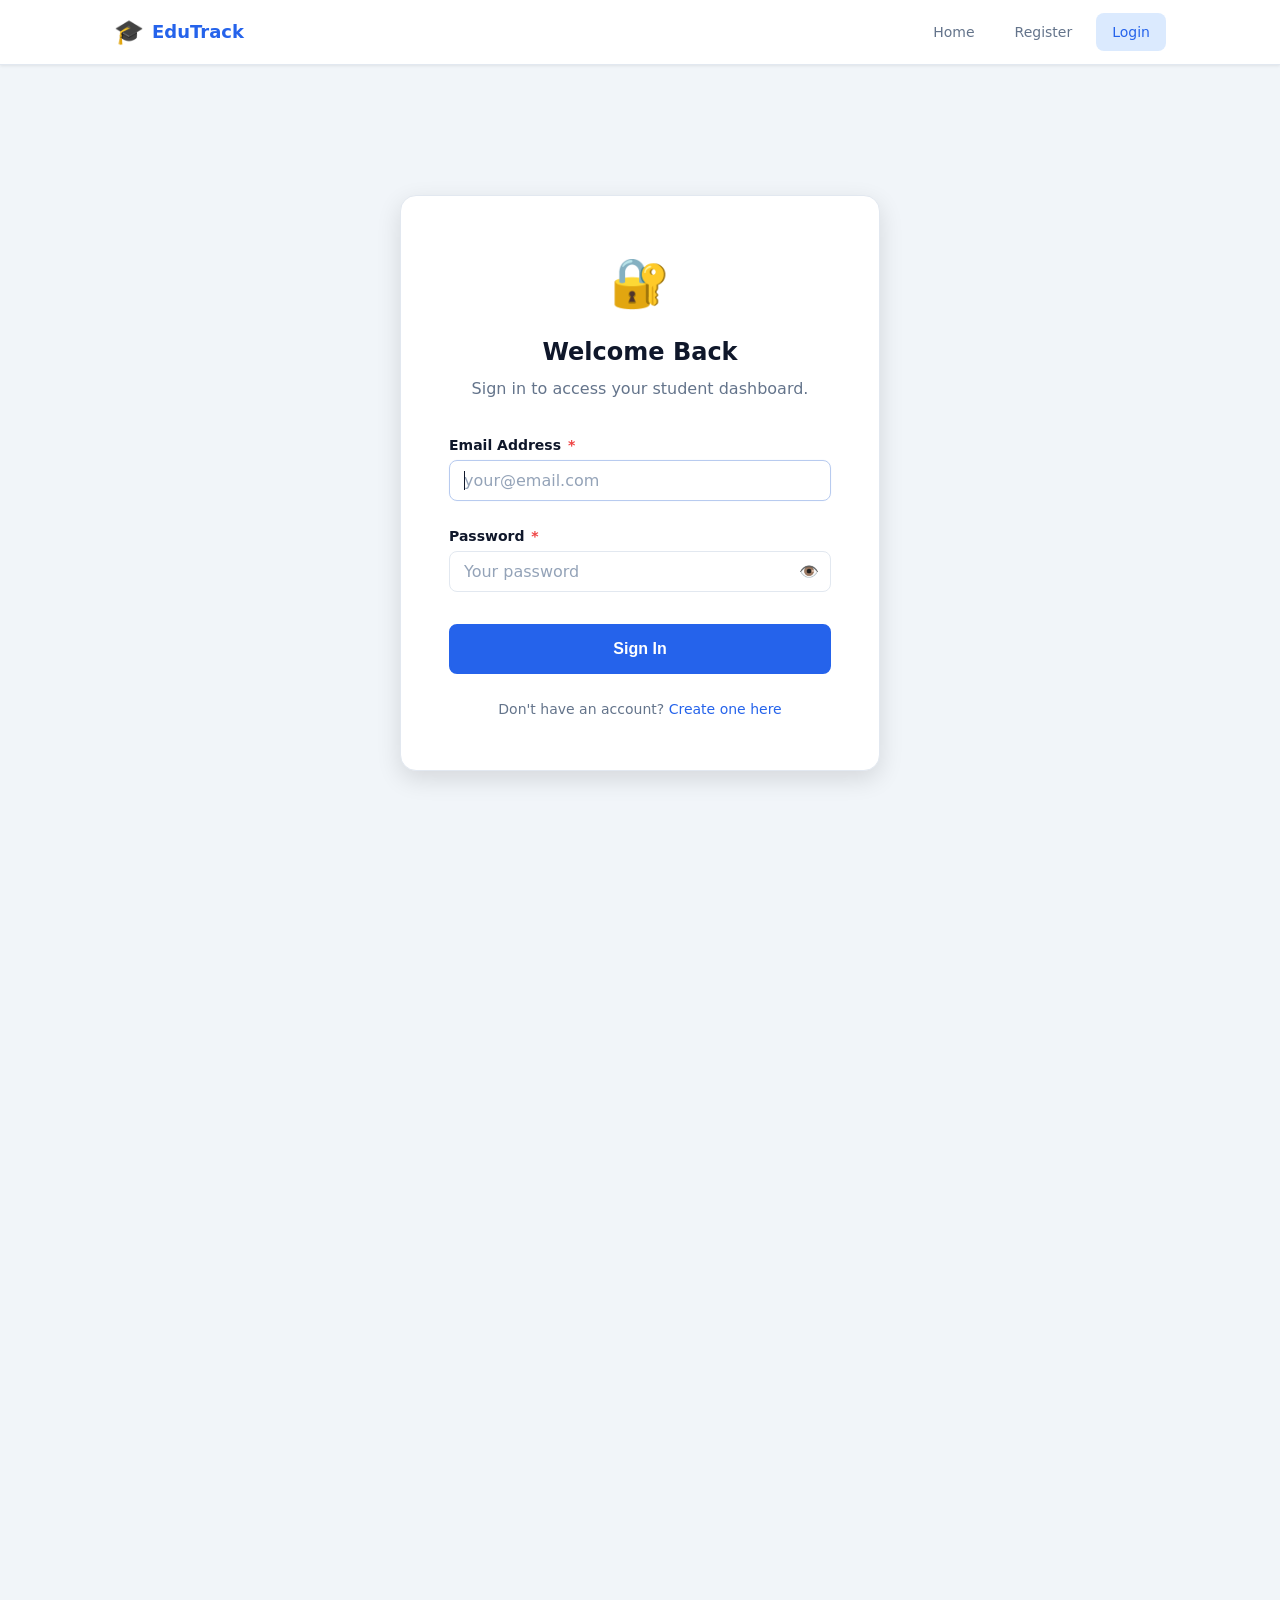
<file: teacher.html>
<!DOCTYPE html>
<html lang="en">
<head>
<meta charset="UTF-8">
<meta name="viewport" content="width=device-width, initial-scale=1.0">
<title>EduTrack — Teacher Dashboard</title>
<link rel="preconnect" href="https://fonts.googleapis.com">
<link rel="preconnect" href="https://fonts.gstatic.com" crossorigin>
<link href="https://fonts.googleapis.com/css2?family=Inter:wght@400;500;600;700;800&display=swap" rel="stylesheet">
<link rel="stylesheet" href="style.css">
</head>
<body>
<nav class="navbar">
  <div class="navbar-inner">
    <a href="teacher.html" class="navbar-brand"><span class="brand-icon">🎓</span> EduTrack</a>
    <div class="navbar-links"><a href="teacher.html" class="active">Teacher Dashboard</a></div>
    <div class="navbar-user">
      <div class="navbar-avatar" id="teacherAvatar">TC</div>
      <span class="navbar-user-name" id="teacherNavName">Teacher</span>
      <button class="btn btn-ghost btn-sm" id="teacherLogoutBtn">Log Out</button>
    </div>
    <button class="navbar-toggle" id="navbarToggle"><span></span><span></span><span></span></button>
  </div>
  <div class="navbar-mobile" id="navbarMobile">
    <a href="teacher.html">Teacher Dashboard</a>
    <a href="#" id="mobileTeacherLogout">Log Out</a>
  </div>
</nav>

<main class="dashboard-page">
<div class="container">
  <div class="dashboard-welcome teacher-hero">
    <span class="eyebrow">Teacher portal</span>
    <h2 id="teacherWelcome">Loading teacher information...</h2>
    <p>Create assignments for your assigned classes and subjects.</p>
  </div>

  <div class="teacher-layout">
    <section class="card">
      <div class="card-header"><h4>🏫 My Classes</h4><p>Your classes and subjects assigned by the administrator.</p></div>
      <div id="classesContainer"><div class="empty-state"><div class="empty-state-icon">🏫</div><p>Loading your classes...</p></div></div>
    </section>

    <section class="card">
      <div class="card-header"><h4>📝 Create Assignment</h4><p>Publish homework or classwork to one of your classes.</p></div>
      <form id="assignmentForm">
        <div class="form-group">
  <label class="form-label" for="assignmentClass">Class</label>
  <select class="form-control" id="assignmentClass" required>
    <option value="">Select a class</option>
  </select>
</div>
<div class="form-group">
  <label class="form-label" for="assignmentSubject">Subject</label>
  <select class="form-control" id="assignmentSubject" required disabled>
    <option value="">Select a class first</option>
  </select>
</div>
        <div class="form-group"><label class="form-label">Assignment Title</label><input class="form-control" type="text" id="assignmentTitle" maxlength="255" placeholder="e.g. Algebra Homework" required></div>
        <div class="form-group"><label class="form-label">Description</label><textarea class="form-control" id="assignmentDescription" rows="5" placeholder="Write the assignment instructions..."></textarea></div>
        <div class="form-group"><label class="form-label">Due Date</label><input class="form-control" type="date" id="assignmentDueDate" required></div>
        <button class="btn btn-primary btn-block" type="submit">Publish Assignment</button>
      </form>
      <p id="assignmentMessage" class="admin-message"></p>
    </section>
  </div>

  <section class="card dashboard-section">
    <div class="card-header flex-between"><div><h4>💬 Student Questions</h4><p>Answer school-related questions from students in your assigned classes.</p></div><span class="badge badge-primary" id="teacherQuestionCount">0</span></div>
    <div id="teacherQuestionsList"><div class="empty-state"><div class="empty-state-icon">💬</div><p>Loading student questions...</p></div></div>
  </section>

  <section class="card dashboard-section">
    <div class="card-header flex-between"><div><h4>📚 Published Assignments</h4><p>Your recent assignments.</p></div><span class="badge badge-primary" id="teacherAssignmentCount">0</span></div>
    <div id="teacherAssignmentsList"><div class="empty-state"><p>Loading assignments...</p></div></div>
  </section>
</div>
</main>
<script src="main.js"></script>
<script src="teacher.js"></script>
</body>
</html>
</file>
<file: style.css>
:root {
  --color-primary:       #2563eb;  
  --color-primary-dark:  #1d4ed8;  
  --color-primary-light: #dbeafe; 
  --color-success:       #10b981;  
  --color-error:         #ef4444;  
  --color-warning:       #f59e0b;  
  --color-bg:            #f1f5f9;  
  --color-card:          #ffffff;  
  --color-border:        #e2e8f0;
  --color-text:          #0f172a;  
  --color-text-muted:    #64748b;  
  --color-text-light:    #94a3b8;  
  --font-family: 'Inter', 'Segoe UI', system-ui, sans-serif;
  --font-size-xs:   0.75rem;   
  --font-size-sm:   0.875rem;  
  --font-size-base: 1rem;      
  --font-size-lg:   1.125rem;  
  --font-size-xl:   1.25rem;   
  --font-size-2xl:  1.5rem;    
  --font-size-3xl:  1.875rem;  
  --font-size-4xl:  2.25rem;  
  --spacing-xs:  0.25rem;
  --spacing-sm:  0.5rem;
  --spacing-md:  1rem;
  --spacing-lg:  1.5rem;
  --spacing-xl:  2rem;
  --spacing-2xl: 3rem;
  --radius-sm:  0.375rem;
  --radius-md:  0.5rem;
  --radius-lg:  0.75rem;
  --radius-xl:  1rem;
  --radius-full: 9999px;
  --shadow-sm: 0 1px 3px rgba(0,0,0,0.08);
  --shadow-md: 0 4px 12px rgba(0,0,0,0.10);
  --shadow-lg: 0 8px 24px rgba(0,0,0,0.12);
  --transition: 0.2s ease;
}
*, *::before, *::after {
  box-sizing: border-box;
  margin: 0;
  padding: 0;
}
html {
  font-size: 16px;
  scroll-behavior: smooth;
}
body {
  font-family: var(--font-family);
  font-size: var(--font-size-base);
  color: var(--color-text);
  background-color: var(--color-bg);
  line-height: 1.6;
  min-height: 100vh;
}
img {
  max-width: 100%;
  display: block;
}
a {
  color: var(--color-primary);
  text-decoration: none;
}
a:hover {
  text-decoration: underline;
}
ul {
  list-style: none;
}
h1, h2, h3, h4, h5 {
  font-weight: 700;
  line-height: 1.25;
  color: var(--color-text);
}
h1 { font-size: var(--font-size-4xl); }
h2 { font-size: var(--font-size-3xl); }
h3 { font-size: var(--font-size-2xl); }
h4 { font-size: var(--font-size-xl); }
h5 { font-size: var(--font-size-lg); }
p {
  color: var(--color-text-muted);
  line-height: 1.7;
}
.container {
  width: 100%;
  max-width: 1100px;
  margin: 0 auto;
  padding: 0 var(--spacing-lg);
}
.page-content {
  padding: var(--spacing-xl) 0;
}
.grid-2 {
  display: grid;
  grid-template-columns: 1fr 1fr;
  gap: var(--spacing-lg);
}
.grid-3 {
  display: grid;
  grid-template-columns: repeat(3, 1fr);
  gap: var(--spacing-lg);
}
.flex {
  display: flex;
}
.flex-center {
  display: flex;
  align-items: center;
  justify-content: center;
}
.flex-between {
  display: flex;
  align-items: center;
  justify-content: space-between;
}
.gap-sm { gap: var(--spacing-sm); }
.gap-md { gap: var(--spacing-md); }
.text-center { text-align: center; }
.text-right  { text-align: right; }
.mt-sm  { margin-top: var(--spacing-sm); }
.mt-md  { margin-top: var(--spacing-md); }
.mt-lg  { margin-top: var(--spacing-lg); }
.mt-xl  { margin-top: var(--spacing-xl); }
.mb-md  { margin-bottom: var(--spacing-md); }
.mb-lg  { margin-bottom: var(--spacing-lg); }
.navbar {
  background-color: var(--color-card);
  border-bottom: 1px solid var(--color-border);
  box-shadow: var(--shadow-sm);
  position: sticky;
  top: 0;
  z-index: 100;
}
.navbar-inner {
  display: flex;
  align-items: center;
  justify-content: space-between;
  height: 64px;
  padding: 0 var(--spacing-lg);
  max-width: 1100px;
  margin: 0 auto;
}
.navbar-brand {
  display: flex;
  align-items: center;
  gap: var(--spacing-sm);
  font-size: var(--font-size-lg);
  font-weight: 700;
  color: var(--color-primary);
  text-decoration: none;
}
.navbar-brand:hover {
  text-decoration: none;
  color: var(--color-primary-dark);
}
.brand-icon {
  font-size: 1.5rem;
}
.navbar-links {
  display: flex;
  align-items: center;
  gap: var(--spacing-sm);
}
.navbar-links a {
  padding: var(--spacing-sm) var(--spacing-md);
  border-radius: var(--radius-md);
  color: var(--color-text-muted);
  font-weight: 500;
  font-size: var(--font-size-sm);
  transition: all var(--transition);
}
.navbar-links a:hover {
  background-color: var(--color-bg);
  color: var(--color-primary);
  text-decoration: none;
}
.navbar-links a.active {
  background-color: var(--color-primary-light);
  color: var(--color-primary);
}
.navbar-user {
  display: flex;
  align-items: center;
  gap: var(--spacing-md);
}
.navbar-user-name {
  font-weight: 600;
  color: var(--color-text);
  font-size: var(--font-size-sm);
}
.navbar-avatar {
  width: 36px;
  height: 36px;
  border-radius: var(--radius-full);
  background-color: var(--color-primary);
  color: white;
  font-weight: 700;
  font-size: var(--font-size-sm);
  display: flex;
  align-items: center;
  justify-content: center;
}
.navbar-toggle {
  display: none;
  flex-direction: column;
  gap: 5px;
  cursor: pointer;
  background: none;
  border: none;
  padding: var(--spacing-sm);
}
.navbar-toggle span {
  display: block;
  width: 24px;
  height: 2px;
  background-color: var(--color-text);
  border-radius: 2px;
  transition: all var(--transition);
}
.navbar-mobile {
  display: none;
  padding: var(--spacing-md);
  border-top: 1px solid var(--color-border);
  background: var(--color-card);
  flex-direction: column;
  gap: var(--spacing-xs);
}
.navbar-mobile a {
  display: block;
  padding: var(--spacing-sm) var(--spacing-md);
  border-radius: var(--radius-md);
  color: var(--color-text-muted);
  font-weight: 500;
}
.navbar-mobile a:hover {
  background-color: var(--color-bg);
  color: var(--color-primary);
  text-decoration: none;
}
.navbar-mobile.open {
  display: flex;
}
.btn {
  display: inline-flex;
  align-items: center;
  justify-content: center;
  gap: var(--spacing-sm);
  padding: 0.625rem 1.25rem;
  border-radius: var(--radius-md);
  font-size: var(--font-size-sm);
  font-weight: 600;
  cursor: pointer;
  border: 2px solid transparent;
  transition: all var(--transition);
  text-decoration: none;
  white-space: nowrap;
}
.btn:hover {
  text-decoration: none;
}
.btn-primary {
  background-color: var(--color-primary);
  color: white;
  border-color: var(--color-primary);
}
.btn-primary:hover {
  background-color: var(--color-primary-dark);
  border-color: var(--color-primary-dark);
}
.btn-outline {
  background-color: transparent;
  color: var(--color-primary);
  border-color: var(--color-primary);
}
.btn-outline:hover {
  background-color: var(--color-primary-light);
}
.btn-danger {
  background-color: var(--color-error);
  color: white;
  border-color: var(--color-error);
}
.btn-danger:hover {
  background-color: #dc2626;
  border-color: #dc2626;
}
.btn-ghost {
  background-color: transparent;
  color: var(--color-text-muted);
  border-color: var(--color-border);
}
.btn-ghost:hover {
  background-color: var(--color-bg);
  color: var(--color-text);
}
.btn-sm {
  padding: 0.375rem 0.75rem;
  font-size: var(--font-size-xs);
}
.btn-lg {
  padding: 0.875rem 1.75rem;
  font-size: var(--font-size-base);
}
.btn-block {
  width: 100%;
}
.btn:disabled,
.btn.loading {
  opacity: 0.6;
  cursor: not-allowed;
}
.form-group {
  margin-bottom: var(--spacing-lg);
}
.form-label {
  display: block;
  font-size: var(--font-size-sm);
  font-weight: 600;
  color: var(--color-text);
  margin-bottom: var(--spacing-xs);
}
.form-label .required {
  color: var(--color-error);
  margin-left: 2px;
}
.form-control {
  width: 100%;
  padding: 0.625rem 0.875rem;
  border: 1.5px solid var(--color-border);
  border-radius: var(--radius-md);
  font-size: var(--font-size-base);
  font-family: var(--font-family);
  color: var(--color-text);
  background-color: var(--color-card);
  transition: border-color var(--transition), box-shadow var(--transition);
  outline: none;
}
.form-control::placeholder {
  color: var(--color-text-light);
}
.form-control:focus {
  border-color: var(--color-primary);
  box-shadow: 0 0 0 3px rgba(37, 99, 235, 0.12);
}
.form-control.error {
  border-color: var(--color-error);
}
.form-control.error:focus {
  box-shadow: 0 0 0 3px rgba(239, 68, 68, 0.12);
}
.form-control.valid {
  border-color: var(--color-success);
}
.form-error {
  display: none;
  font-size: var(--font-size-xs);
  color: var(--color-error);
  margin-top: var(--spacing-xs);
  font-weight: 500;
}
.form-error.visible {
  display: block;
}
.form-hint {
  font-size: var(--font-size-xs);
  color: var(--color-text-muted);
  margin-top: var(--spacing-xs);
}
select.form-control {
  appearance: none;
  background-image: url("data:image/svg+xml,%3Csvg xmlns='http://www.w3.org/2000/svg' width='12' height='12' viewBox='0 0 12 12'%3E%3Cpath fill='%2364748b' d='M6 8L1 3h10z'/%3E%3C/svg%3E");
  background-repeat: no-repeat;
  background-position: right 0.875rem center;
  padding-right: 2.5rem;
  cursor: pointer;
}
.input-wrapper {
  position: relative;
}
.input-wrapper .form-control {
  padding-right: 3rem;
}
.input-toggle-btn {
  position: absolute;
  right: 0.75rem;
  top: 50%;
  transform: translateY(-50%);
  background: none;
  border: none;
  cursor: pointer;
  color: var(--color-text-muted);
  font-size: 1rem;
  padding: 0;
  line-height: 1;
}
.input-toggle-btn:hover {
  color: var(--color-primary);
}
.search-bar {
  display: flex;
  gap: var(--spacing-sm);
}
.search-bar .form-control {
  flex: 1;
}
.card {
  background-color: var(--color-card);
  border-radius: var(--radius-xl);
  box-shadow: var(--shadow-sm);
  border: 1px solid var(--color-border);
  padding: var(--spacing-xl);
}
.card-sm {
  padding: var(--spacing-lg);
}
.card-header {
  margin-bottom: var(--spacing-lg);
  padding-bottom: var(--spacing-lg);
  border-bottom: 1px solid var(--color-border);
}
.card-header h3,
.card-header h4 {
  margin-bottom: var(--spacing-xs);
}
.card-header p {
  font-size: var(--font-size-sm);
}
.info-row {
  display: flex;
  align-items: flex-start;
  padding: var(--spacing-sm) 0;
  border-bottom: 1px solid var(--color-border);
  gap: var(--spacing-md);
}
.info-row:last-child {
  border-bottom: none;
}
.info-label {
  font-size: var(--font-size-sm);
  font-weight: 600;
  color: var(--color-text-muted);
  min-width: 130px;
}
.info-value {
  font-size: var(--font-size-sm);
  color: var(--color-text);
  flex: 1;
}
.stat-card {
  background-color: var(--color-card);
  border-radius: var(--radius-lg);
  border: 1px solid var(--color-border);
  padding: var(--spacing-lg);
  text-align: center;
}
.stat-number {
  font-size: var(--font-size-3xl);
  font-weight: 800;
  color: var(--color-primary);
  line-height: 1;
  margin-bottom: var(--spacing-xs);
}
.stat-label {
  font-size: var(--font-size-sm);
  color: var(--color-text-muted);
  font-weight: 500;
}
.feature-card {
  background-color: var(--color-card);
  border-radius: var(--radius-xl);
  border: 1px solid var(--color-border);
  padding: var(--spacing-xl);
  text-align: center;
  transition: transform var(--transition), box-shadow var(--transition);
}
.feature-card:hover {
  transform: translateY(-4px);
  box-shadow: var(--shadow-md);
}
.feature-icon {
  font-size: 2.5rem;
  margin-bottom: var(--spacing-md);
}
.feature-card h3 {
  font-size: var(--font-size-lg);
  margin-bottom: var(--spacing-sm);
}
.alert {
  display: flex;
  align-items: flex-start;
  gap: var(--spacing-sm);
  padding: var(--spacing-md) var(--spacing-lg);
  border-radius: var(--radius-md);
  font-size: var(--font-size-sm);
  font-weight: 500;
  border-left: 4px solid;
  margin-bottom: var(--spacing-lg);
}
.alert-success {
  background-color: #ecfdf5;
  color: #065f46;
  border-color: var(--color-success);
}
.alert-error {
  background-color: #fef2f2;
  color: #991b1b;
  border-color: var(--color-error);
}
.alert-info {
  background-color: #eff6ff;
  color: #1e40af;
  border-color: var(--color-primary);
}
.alert-icon {
  font-size: 1rem;
  flex-shrink: 0;
}
.alert.hidden {
  display: none;
}
.badge {
  display: inline-flex;
  align-items: center;
  padding: 0.2rem 0.6rem;
  border-radius: var(--radius-full);
  font-size: var(--font-size-xs);
  font-weight: 600;
}
.badge-primary {
  background-color: var(--color-primary-light);
  color: var(--color-primary);
}
.badge-success {
  background-color: #ecfdf5;
  color: #065f46;
}
.hero {
  background: linear-gradient(135deg, #1e3a8a 0%, #2563eb 50%, #3b82f6 100%);
  color: white;
  padding: 5rem var(--spacing-lg);
  text-align: center;
}
.hero-subtitle {
  font-size: var(--font-size-xs);
  font-weight: 700;
  letter-spacing: 0.15em;
  text-transform: uppercase;
  color: #93c5fd;
  margin-bottom: var(--spacing-md);
}
.hero h1 {
  color: white;
  font-size: clamp(2rem, 5vw, 3rem);
  margin-bottom: var(--spacing-lg);
}
.hero p {
  color: #bfdbfe;
  font-size: var(--font-size-lg);
  max-width: 600px;
  margin: 0 auto var(--spacing-xl);
}
.hero-buttons {
  display: flex;
  gap: var(--spacing-md);
  justify-content: center;
  flex-wrap: wrap;
}
.hero .btn-primary {
  background-color: white;
  color: var(--color-primary);
  border-color: white;
}
.hero .btn-primary:hover {
  background-color: #dbeafe;
  border-color: #dbeafe;
}
.hero .btn-outline {
  border-color: white;
  color: white;
}
.hero .btn-outline:hover {
  background-color: rgba(255,255,255,0.15);
}
.features-section {
  padding: var(--spacing-2xl) var(--spacing-lg);
}
.section-title {
  text-align: center;
  margin-bottom: var(--spacing-xl);
}
.section-title h2 {
  margin-bottom: var(--spacing-sm);
}
.home-footer {
  background-color: var(--color-text);
  color: #94a3b8;
  text-align: center;
  padding: var(--spacing-xl);
  font-size: var(--font-size-sm);
}
.home-footer a {
  color: #60a5fa;
}
.auth-page {
  min-height: calc(100vh - 64px);
  background-color: var(--color-bg);
  display: flex;
  align-items: center;
  justify-content: center;
  padding: var(--spacing-xl) var(--spacing-lg);
}
.auth-card {
  background-color: var(--color-card);
  border-radius: var(--radius-xl);
  box-shadow: var(--shadow-lg);
  border: 1px solid var(--color-border);
  padding: var(--spacing-2xl);
  width: 100%;
  max-width: 480px;
}
.auth-card.wide {
  max-width: 720px;
}
.auth-header {
  text-align: center;
  margin-bottom: var(--spacing-xl);
}
.auth-icon {
  font-size: 3rem;
  margin-bottom: var(--spacing-md);
}
.auth-header h2 {
  font-size: var(--font-size-2xl);
  margin-bottom: var(--spacing-sm);
}
.auth-footer-text {
  text-align: center;
  margin-top: var(--spacing-lg);
  font-size: var(--font-size-sm);
  color: var(--color-text-muted);
}
.form-section-title {
  font-size: var(--font-size-sm);
  font-weight: 700;
  text-transform: uppercase;
  letter-spacing: 0.05em;
  color: var(--color-text-muted);
  margin-bottom: var(--spacing-md);
  margin-top: var(--spacing-lg);
  padding-bottom: var(--spacing-sm);
  border-bottom: 1px solid var(--color-border);
}
.form-section-title:first-child {
  margin-top: 0;
}
.password-strength {
  margin-top: var(--spacing-sm);
}
.strength-bar {
  height: 4px;
  background-color: var(--color-border);
  border-radius: var(--radius-full);
  overflow: hidden;
}
.strength-fill {
  height: 100%;
  width: 0%;
  border-radius: var(--radius-full);
  transition: width 0.3s ease, background-color 0.3s ease;
}
.strength-text {
  font-size: var(--font-size-xs);
  margin-top: var(--spacing-xs);
  font-weight: 500;
  color: var(--color-text-muted);
}
.dashboard-page {
  background-color: var(--color-bg);
  min-height: calc(100vh - 64px);
  padding: var(--spacing-xl) var(--spacing-lg);
}
.dashboard-welcome {
  margin-bottom: var(--spacing-xl);
}
.dashboard-welcome h2 {
  font-size: var(--font-size-2xl);
  margin-bottom: var(--spacing-xs);
}
.dashboard-section {
  margin-bottom: var(--spacing-xl);
}
.dashboard-section-header {
  display: flex;
  align-items: center;
  justify-content: space-between;
  margin-bottom: var(--spacing-lg);
}
.dashboard-section-header h3 {
  font-size: var(--font-size-xl);
}
.student-table-wrapper {
  overflow-x: auto;
  border-radius: var(--radius-xl);
  border: 1px solid var(--color-border);
}
.student-table {
  width: 100%;
  border-collapse: collapse;
  background-color: var(--color-card);
}
.student-table th {
  padding: var(--spacing-sm) var(--spacing-md);
  text-align: left;
  font-size: var(--font-size-xs);
  font-weight: 700;
  text-transform: uppercase;
  letter-spacing: 0.05em;
  color: var(--color-text-muted);
  background-color: var(--color-bg);
  border-bottom: 1px solid var(--color-border);
}
.student-table td {
  padding: var(--spacing-md);
  font-size: var(--font-size-sm);
  border-bottom: 1px solid var(--color-border);
  color: var(--color-text);
}
.student-table tr:last-child td {
  border-bottom: none;
}
.student-table tbody tr:hover {
  background-color: #f8faff;
}
.table-avatar {
  width: 32px;
  height: 32px;
  border-radius: var(--radius-full);
  background-color: var(--color-primary-light);
  color: var(--color-primary);
  font-size: var(--font-size-xs);
  font-weight: 700;
  display: inline-flex;
  align-items: center;
  justify-content: center;
}
.table-name {
  display: flex;
  align-items: center;
  gap: var(--spacing-sm);
}
.empty-state {
  text-align: center;
  padding: var(--spacing-2xl) var(--spacing-lg);
  color: var(--color-text-muted);
}
.empty-state-icon {
  font-size: 3rem;
  margin-bottom: var(--spacing-md);
}
.empty-state p {
  font-size: var(--font-size-sm);
}
.profile-page {
  background-color: var(--color-bg);
  min-height: calc(100vh - 64px);
  padding: var(--spacing-xl) var(--spacing-lg);
}
.profile-header-card {
  background: linear-gradient(135deg, #1e3a8a, #2563eb);
  border-radius: var(--radius-xl);
  padding: var(--spacing-xl);
  margin-bottom: var(--spacing-xl);
  display: flex;
  align-items: center;
  gap: var(--spacing-xl);
  color: white;
}
.profile-avatar-large {
  width: 80px;
  height: 80px;
  border-radius: var(--radius-full);
  background-color: rgba(255,255,255,0.2);
  color: white;
  font-size: var(--font-size-2xl);
  font-weight: 800;
  display: flex;
  align-items: center;
  justify-content: center;
  flex-shrink: 0;
  border: 3px solid rgba(255,255,255,0.4);
}
.profile-header-info h2 {
  color: white;
  font-size: var(--font-size-2xl);
  margin-bottom: var(--spacing-xs);
}
.profile-header-info p {
  color: #bfdbfe;
  font-size: var(--font-size-sm);
}
.profile-grid {
  display: grid;
  grid-template-columns: 1fr 1.5fr;
  gap: var(--spacing-xl);
  align-items: start;
}
#editForm {
  display: none;
}
#editForm.visible {
  display: block;
}
#viewMode.hidden {
  display: none;
}
.toast-container {
  position: fixed;
  bottom: var(--spacing-xl);
  right: var(--spacing-xl);
  z-index: 9999;
  display: flex;
  flex-direction: column;
  gap: var(--spacing-sm);
  max-width: 360px;
}
.toast {
  display: flex;
  align-items: flex-start;
  gap: var(--spacing-sm);
  padding: var(--spacing-md) var(--spacing-lg);
  border-radius: var(--radius-lg);
  box-shadow: var(--shadow-lg);
  font-size: var(--font-size-sm);
  font-weight: 500;
  animation: slideIn 0.3s ease;
  border-left: 4px solid;
}
.toast-success {
  background-color: #ecfdf5;
  color: #065f46;
  border-color: var(--color-success);
}
.toast-error {
  background-color: #fef2f2;
  color: #991b1b;
  border-color: var(--color-error);
}
.toast-info {
  background-color: #eff6ff;
  color: #1e40af;
  border-color: var(--color-primary);
}
.toast-icon {
  font-size: 1rem;
  flex-shrink: 0;
}
.toast-message {
  flex: 1;
}
@keyframes slideIn {
  from {
    transform: translateX(100%);
    opacity: 0;
  }
  to {
    transform: translateX(0);
    opacity: 1;
  }
}
@keyframes fadeOut {
  from { opacity: 1; }
  to   { opacity: 0; }
}
@media (max-width: 768px) {
  .navbar-toggle {
    display: flex;
  }
  .navbar-links {
    display: none;
  }
  .grid-2 {
    grid-template-columns: 1fr;
  }

  .grid-3 {
    grid-template-columns: 1fr 1fr;
  }
  .auth-card {
    padding: var(--spacing-lg);
  }
  .profile-grid {
    grid-template-columns: 1fr;
  }
  .profile-header-card {
    flex-direction: column;
    text-align: center;
  }
  .toast-container {
    bottom: var(--spacing-md);
    right: var(--spacing-md);
    left: var(--spacing-md);
    max-width: none;
  }
  .hero {
    padding: 3rem var(--spacing-lg);
  }
  .hero h1 {
    font-size: var(--font-size-3xl);
  }
}
@media (max-width: 480px) {
  .grid-3 {
    grid-template-columns: 1fr;
  }
  .auth-card {
    padding: var(--spacing-lg);
    border-radius: var(--radius-lg);
  }
}
/* =========================================
   EDUTRACK FINAL UI
========================================= */

.eyebrow {
    display: inline-block;
    margin-bottom: .45rem;
    color: var(--color-primary);
    font-size: var(--font-size-xs);
    font-weight: 800;
    letter-spacing: .1em;
    text-transform: uppercase;
}

.notification-wrapper { position: relative; }

.notification-btn {
    position: relative;
    width: 40px;
    height: 40px;
    border: 0;
    background: transparent;
    border-radius: var(--radius-full);
    cursor: pointer;
    display: flex;
    align-items: center;
    justify-content: center;
    font-size: 1.2rem;
    transition: background-color var(--transition), transform var(--transition);
}
.notification-btn:hover { background: var(--color-bg); transform: translateY(-1px); }

.notification-badge {
    position: absolute;
    top: -1px;
    right: -1px;
    min-width: 18px;
    height: 18px;
    padding: 0 4px;
    border-radius: var(--radius-full);
    background: var(--color-error);
    color: white;
    font-size: 10px;
    font-weight: 800;
    align-items: center;
    justify-content: center;
    border: 2px solid white;
}

.notification-dropdown {
    position: absolute;
    top: calc(100% + 10px);
    right: 0;
    width: 370px;
    max-width: calc(100vw - 24px);
    background: var(--color-card);
    border: 1px solid var(--color-border);
    border-radius: var(--radius-lg);
    box-shadow: var(--shadow-lg);
    overflow: hidden;
    opacity: 0;
    visibility: hidden;
    transform: translateY(-8px);
    transition: all var(--transition);
    z-index: 1000;
}
.notification-dropdown.open { opacity: 1; visibility: visible; transform: translateY(0); }
.notification-header, .notification-footer {
    padding: var(--spacing-md);
    border-bottom: 1px solid var(--color-border);
}
.notification-header { display:flex; align-items:center; justify-content:space-between; gap:10px; }
.notification-header h4 { font-size: var(--font-size-base); margin:0; }
.notification-count { font-size: var(--font-size-xs); color:var(--color-text-muted); }
.notification-list { max-height: 360px; overflow-y:auto; }
.notification-item { padding: var(--spacing-md); border-bottom:1px solid var(--color-border); cursor:pointer; transition:background var(--transition); }
.notification-item:hover { background:#f8faff; }
.notification-item:last-child { border-bottom:0; }
.notification-item-title { display:flex; align-items:center; justify-content:space-between; gap:10px; margin-bottom:4px; }
.notification-item-title strong { font-size:var(--font-size-sm); }
.notification-new-dot { width:8px; height:8px; min-width:8px; border-radius:50%; background:var(--color-primary); }
.notification-item-content { font-size:var(--font-size-sm); color:var(--color-text-muted); line-height:1.5; }
.notification-item-date { display:block; margin-top:7px; font-size:var(--font-size-xs); color:var(--color-text-light); }
.notification-empty { padding:2rem 1rem; text-align:center; color:var(--color-text-muted); }
.notification-empty div { font-size:2rem; margin-bottom:.5rem; }
.notification-empty p { font-size:var(--font-size-sm); }
.notification-footer { border-top:1px solid var(--color-border); border-bottom:0; text-align:center; }
.notification-footer button { border:0; background:transparent; color:var(--color-primary); font-size:var(--font-size-xs); font-weight:700; cursor:pointer; }

.announcement-item {
    padding: var(--spacing-lg) 0;
    border-bottom: 1px solid var(--color-border);
}
.announcement-item:first-child { padding-top: 0; }
.announcement-item:last-child { border-bottom: 0; padding-bottom: 0; }
.announcement-top { display:flex; justify-content:space-between; gap:1rem; align-items:flex-start; }
.announcement-item h4 { margin-bottom:.35rem; }
.announcement-item p { margin:0; }
.announcement-item small { display:block; margin-top:.75rem; color:var(--color-text-light); }

.assignment-card {
    padding: var(--spacing-lg);
    border: 1px solid var(--color-border);
    border-radius: var(--radius-lg);
    margin-bottom: var(--spacing-md);
    background: linear-gradient(180deg, #fff, #fbfdff);
    transition: transform var(--transition), box-shadow var(--transition), border-color var(--transition);
}
.assignment-card:hover { transform:translateY(-2px); box-shadow:var(--shadow-md); border-color:#cbd5e1; }
.assignment-card:last-child { margin-bottom:0; }
.assignment-card-head { display:flex; justify-content:space-between; gap:1rem; align-items:flex-start; }
.assignment-subject { display:inline-block; color:var(--color-primary); font-size:var(--font-size-xs); font-weight:800; text-transform:uppercase; letter-spacing:.06em; }
.assignment-card h3 { margin-top:.25rem; font-size:var(--font-size-lg); }
.assignment-class { white-space:nowrap; padding:.3rem .65rem; border-radius:var(--radius-full); background:var(--color-primary-light); color:var(--color-primary); font-size:var(--font-size-xs); font-weight:700; }
.assignment-description { margin:.75rem 0; }
.assignment-meta { display:flex; flex-wrap:wrap; gap:.5rem 1rem; padding-top:.75rem; border-top:1px solid var(--color-border); color:var(--color-text-muted); font-size:var(--font-size-xs); }

.search-status { font-size:var(--font-size-sm); color:var(--color-text-muted); margin-bottom:var(--spacing-md); }

/* Admin */
.admin-container { padding-bottom:3rem; }
.admin-hero {
    padding: var(--spacing-xl);
    border-radius: var(--radius-xl);
    background:linear-gradient(135deg,#eff6ff,#fff);
    border:1px solid var(--color-border);
}
.admin-hero h2 { margin-bottom:.25rem; }
.admin-stat-grid { display:grid; grid-template-columns:repeat(3,1fr); gap:var(--spacing-lg); margin:var(--spacing-xl) 0; }
.admin-tab-grid { display:grid; grid-template-columns:repeat(3,1fr); gap:var(--spacing-sm); margin-bottom:var(--spacing-lg); }
.admin-tab { border:1px solid var(--color-border); background:white; border-radius:var(--radius-md); padding:.8rem; font-weight:700; color:var(--color-text-muted); cursor:pointer; transition:all var(--transition); }
.admin-tab:hover { border-color:#93c5fd; color:var(--color-primary); }
.admin-tab.active { background:var(--color-primary-light); border-color:#93c5fd; color:var(--color-primary); }
.admin-panel { display:none; }
.admin-panel.active { display:block; }
.admin-panel-header { display:flex; align-items:center; justify-content:space-between; gap:1rem; margin-bottom:var(--spacing-lg); }
.admin-panel-header h3 { margin-bottom:.2rem; }
.admin-form-card, .admin-list-card { background:white; border:1px solid var(--color-border); border-radius:var(--radius-xl); padding:var(--spacing-xl); box-shadow:var(--shadow-sm); }
.admin-form-card.always-visible { display:block; }
.admin-form-title { display:flex; align-items:center; justify-content:space-between; margin-bottom:var(--spacing-lg); }
.admin-form-title h4 { margin:0; }
.icon-close { border:0; background:var(--color-bg); width:32px; height:32px; border-radius:50%; font-size:1.4rem; cursor:pointer; }
.admin-form-grid { display:grid; grid-template-columns:1fr 1fr; gap:0 var(--spacing-lg); }
.admin-form-grid .admin-form-actions { grid-column:1/-1; display:flex; gap:var(--spacing-sm); align-items:center; }
.admin-two-column { display:grid; grid-template-columns:1fr 1fr; gap:var(--spacing-lg); }
.admin-list-row { display:flex; align-items:center; gap:.75rem; padding:.85rem 0; border-bottom:1px solid var(--color-border); }
.admin-list-row:last-child { border-bottom:0; }
.admin-list-row strong, .admin-list-row small { display:block; }
.admin-list-row small { color:var(--color-text-muted); margin-top:2px; }
.admin-message { margin-top:var(--spacing-md); font-size:var(--font-size-sm); color:var(--color-text-muted); }
.success-text { color:#047857; }
.error-text { color:#b91c1c; }
.admin-search { margin-bottom:var(--spacing-md); }
.admin-announcement { padding:var(--spacing-md) 0; border-bottom:1px solid var(--color-border); }
.admin-announcement:last-child { border-bottom:0; }
.admin-announcement h4 { margin:0; }
.admin-announcement p { margin:.45rem 0; }
.admin-announcement small { color:var(--color-text-light); }

/* Teacher */
.teacher-hero {
    padding:var(--spacing-xl);
    margin-bottom:var(--spacing-xl);
    border-radius:var(--radius-xl);
    background:linear-gradient(135deg,#eff6ff,#ffffff);
    border:1px solid var(--color-border);
}
.teacher-hero h2 { margin-bottom:.3rem; }
.teacher-layout { display:grid; grid-template-columns:1fr 1.2fr; gap:var(--spacing-xl); margin-bottom:var(--spacing-xl); }
.teacher-class-card { display:flex; align-items:center; gap:.85rem; padding:1rem; border:1px solid var(--color-border); border-radius:var(--radius-lg); margin-bottom:.75rem; background:#fff; }
.teacher-class-card:last-child { margin-bottom:0; }
.teacher-class-icon { width:42px; height:42px; display:flex; align-items:center; justify-content:center; border-radius:var(--radius-md); background:var(--color-primary-light); font-size:1.2rem; }
.teacher-class-card strong, .teacher-class-card span { display:block; }
.teacher-class-card span { color:var(--color-text-muted); font-size:var(--font-size-sm); margin-top:2px; }

@media (max-width: 768px) {
    .notification-dropdown { position:fixed; top:70px; left:12px; right:12px; width:auto; max-width:none; }
    .admin-stat-grid, .admin-tab-grid, .admin-two-column, .teacher-layout { grid-template-columns:1fr; }
    .admin-panel-header, .announcement-top, .assignment-card-head { align-items:flex-start; flex-direction:column; }
    .admin-form-grid { grid-template-columns:1fr; }
}

/* Private student messaging */
.message-modal { position:fixed; inset:0; display:none; z-index:3000; }
.message-modal.open { display:block; }
.message-modal-backdrop { position:absolute; inset:0; background:rgba(15,23,42,.48); backdrop-filter:blur(2px); }
.message-modal-card { position:relative; width:min(680px, calc(100% - 24px)); max-height:calc(100vh - 40px); margin:20px auto; background:#fff; border:1px solid var(--color-border); border-radius:var(--radius-xl); box-shadow:var(--shadow-lg); display:flex; flex-direction:column; overflow:hidden; }
.message-modal-header { display:flex; justify-content:space-between; align-items:flex-start; gap:1rem; padding:var(--spacing-lg) var(--spacing-xl); border-bottom:1px solid var(--color-border); }
.message-modal-header h3 { font-size:var(--font-size-xl); margin:0 0 .2rem; }
.message-modal-header p { font-size:var(--font-size-sm); }
.message-list { min-height:300px; max-height:420px; overflow-y:auto; padding:var(--spacing-lg); background:#f8fafc; }
.chat-bubble-row { display:flex; margin-bottom:.75rem; }
.chat-bubble-row.mine { justify-content:flex-end; }
.chat-bubble-row.theirs { justify-content:flex-start; }
.chat-bubble { max-width:78%; padding:.7rem .9rem; border-radius:14px; background:#fff; border:1px solid var(--color-border); box-shadow:var(--shadow-sm); }
.chat-bubble-row.mine .chat-bubble { background:var(--color-primary-light); border-color:#bfdbfe; }
.chat-bubble small { display:block; margin-top:.35rem; color:var(--color-text-light); font-size:.7rem; }
.message-compose { padding:var(--spacing-lg); border-top:1px solid var(--color-border); background:#fff; }
.message-compose-footer { display:flex; justify-content:space-between; align-items:center; gap:1rem; margin-top:.6rem; }
.message-compose-footer small { color:var(--color-text-muted); font-size:.72rem; }
.message-student-btn { min-width:105px; }

/* Admin messaging & moderation */
.admin-message-layout { display:grid; grid-template-columns:280px 1fr; gap:var(--spacing-lg); min-height:520px; }
.admin-conversation-list { border:1px solid var(--color-border); border-radius:var(--radius-lg); overflow-y:auto; background:#fff; }
.admin-conversation { width:100%; border:0; border-bottom:1px solid var(--color-border); background:#fff; padding:var(--spacing-md); text-align:left; cursor:pointer; }
.admin-conversation:hover, .admin-conversation.active { background:#eff6ff; }
.admin-conversation strong, .admin-conversation small { display:block; }
.admin-conversation small { color:var(--color-text-muted); margin-top:3px; overflow:hidden; text-overflow:ellipsis; white-space:nowrap; }
.admin-chat-panel { border:1px solid var(--color-border); border-radius:var(--radius-lg); background:#fff; overflow:hidden; display:flex; flex-direction:column; }
.admin-chat-header { padding:var(--spacing-md) var(--spacing-lg); border-bottom:1px solid var(--color-border); display:flex; justify-content:space-between; gap:1rem; align-items:center; }
.admin-chat-messages { flex:1; min-height:350px; max-height:500px; overflow-y:auto; padding:var(--spacing-lg); background:#f8fafc; }
.moderation-actions { padding:var(--spacing-md) var(--spacing-lg); border-top:1px solid var(--color-border); display:flex; gap:.5rem; flex-wrap:wrap; align-items:center; }
.moderation-actions .form-control { flex:1; min-width:180px; }
.moderation-status { padding:0 var(--spacing-lg) var(--spacing-md); font-size:var(--font-size-sm); }
@media (max-width:768px) {
  .message-compose-footer { align-items:flex-start; flex-direction:column; }
  .admin-message-layout { grid-template-columns:1fr; }
  .admin-conversation-list { max-height:240px; }
}
.admin-tab-grid-four { grid-template-columns: repeat(4, 1fr); }
@media (max-width: 768px) { .admin-tab-grid-four { grid-template-columns: 1fr 1fr; } }

/* Student teacher-question UI */
.question-form { margin-top: 1rem; }
.question-card { background: var(--color-bg); border: 1px solid var(--color-border); border-radius: var(--radius-lg); padding: var(--spacing-lg); margin-bottom: var(--spacing-md); }
.question-card-head { display:flex; justify-content:space-between; align-items:flex-start; gap:1rem; margin-bottom: .9rem; }
.question-card h4 { margin-top:.2rem; }
.question-card p { margin:.65rem 0; }
.question-response { background:var(--color-card); border-left:4px solid var(--color-success); padding:.85rem 1rem; border-radius:var(--radius-md); margin:.9rem 0; }
.question-pending { color:var(--color-text-muted); font-size:var(--font-size-sm); padding:.75rem 0; }
@media(max-width:600px){.question-card-head{flex-direction:column;}}
.teacher-question-card { border:1px solid var(--color-border); border-radius:var(--radius-lg); padding:var(--spacing-lg); margin-bottom:var(--spacing-md); background:var(--color-card); }
.teacher-question-head { display:flex; justify-content:space-between; gap:1rem; align-items:flex-start; margin-bottom:.75rem; }
.teacher-question-card .question-text { margin:.75rem 0; color:var(--color-text); }
.teacher-response-box { margin-top:.75rem; padding:1rem; border-radius:var(--radius-md); background:var(--color-bg); }
.teacher-response-form textarea { margin-bottom:.75rem; }
@media(max-width:600px){.teacher-question-head{flex-direction:column;}}
.teacher-question-card { border:1px solid var(--color-border); border-radius:var(--radius-lg); padding:var(--spacing-lg); margin-bottom:var(--spacing-md); background:var(--color-card); }
.teacher-question-head { display:flex; justify-content:space-between; gap:1rem; align-items:flex-start; margin-bottom:.75rem; }
.teacher-question-card .question-text { margin:.75rem 0; color:var(--color-text); }
.teacher-response-box { margin-top:.75rem; padding:1rem; border-radius:var(--radius-md); background:var(--color-bg); }
.teacher-response-form textarea { margin-bottom:.75rem; }
@media(max-width:600px){.teacher-question-head{flex-direction:column;}}

/* Admin: compact published announcement list */
.admin-announcement {
    padding: .75rem 0;
}
.admin-announcement h4 {
    font-size: 1rem;
}
.admin-announcement .admin-announcement-content {
    margin: .3rem 0;
    font-size: .9rem;
    line-height: 1.45;
    display: -webkit-box;
    -webkit-line-clamp: 3;
    -webkit-box-orient: vertical;
    overflow: hidden;
}
.admin-announcement small {
    font-size: .75rem;
}
.admin-announcement {
    padding: 16px;
    margin-bottom: 12px;
    border-radius: 12px;
}

.admin-announcement-content {
    display: -webkit-box;
    -webkit-line-clamp: 3;
    -webkit-box-orient: vertical;
    overflow: hidden;
    margin: 8px 0;
    line-height: 1.5;
}
/* Announcement history buttons */
.view-all-announcements {
    display: block;
    width: 100%;
    margin-top: 14px;
    padding: 10px 16px;
    border: 1px solid #e2e8f0;
    border-radius: 10px;
    background: #f8fafc;
    color: #2563eb;
    font-size: 14px;
    font-weight: 600;
    cursor: pointer;
    transition: all 0.2s ease;
}

.view-all-announcements:hover {
    background: #031936;
    border-color: #bfdbfe;
}

.view-all-announcements:active {
    transform: translateY(1px);
}
</file>
